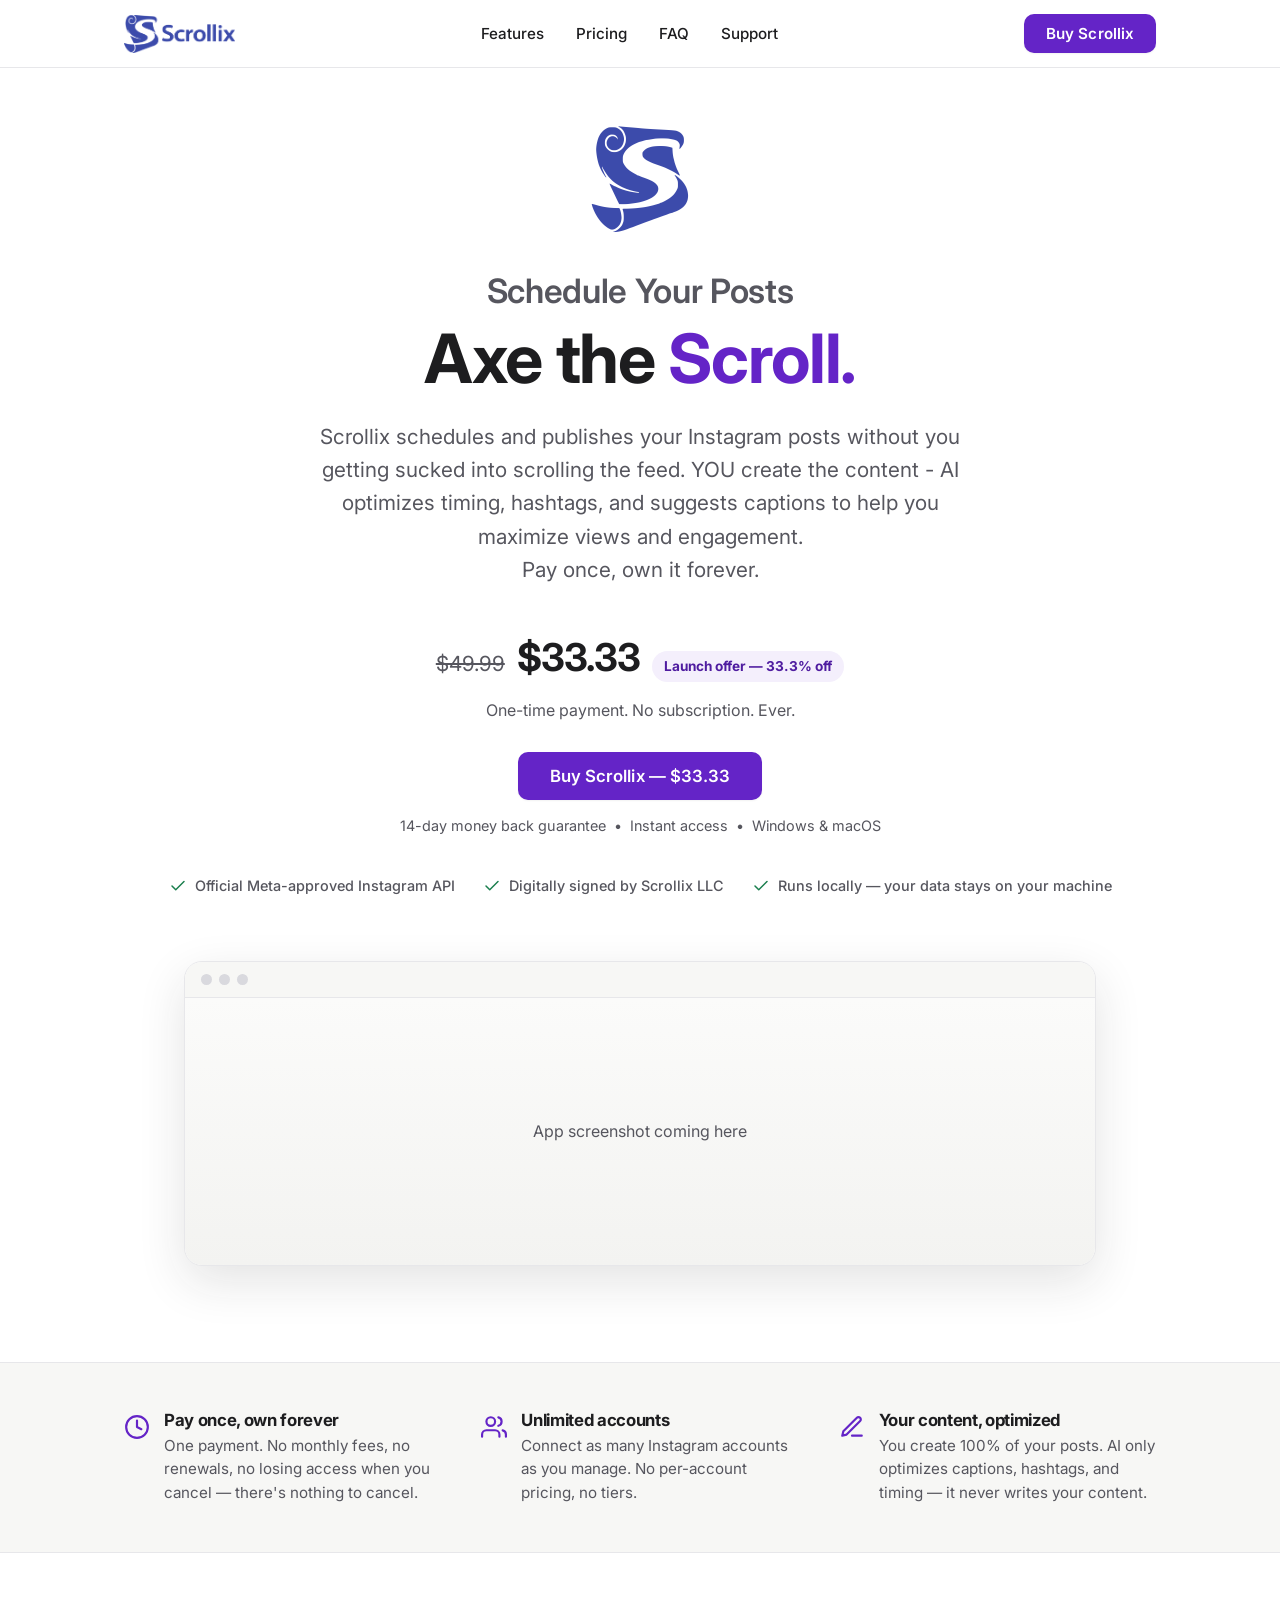
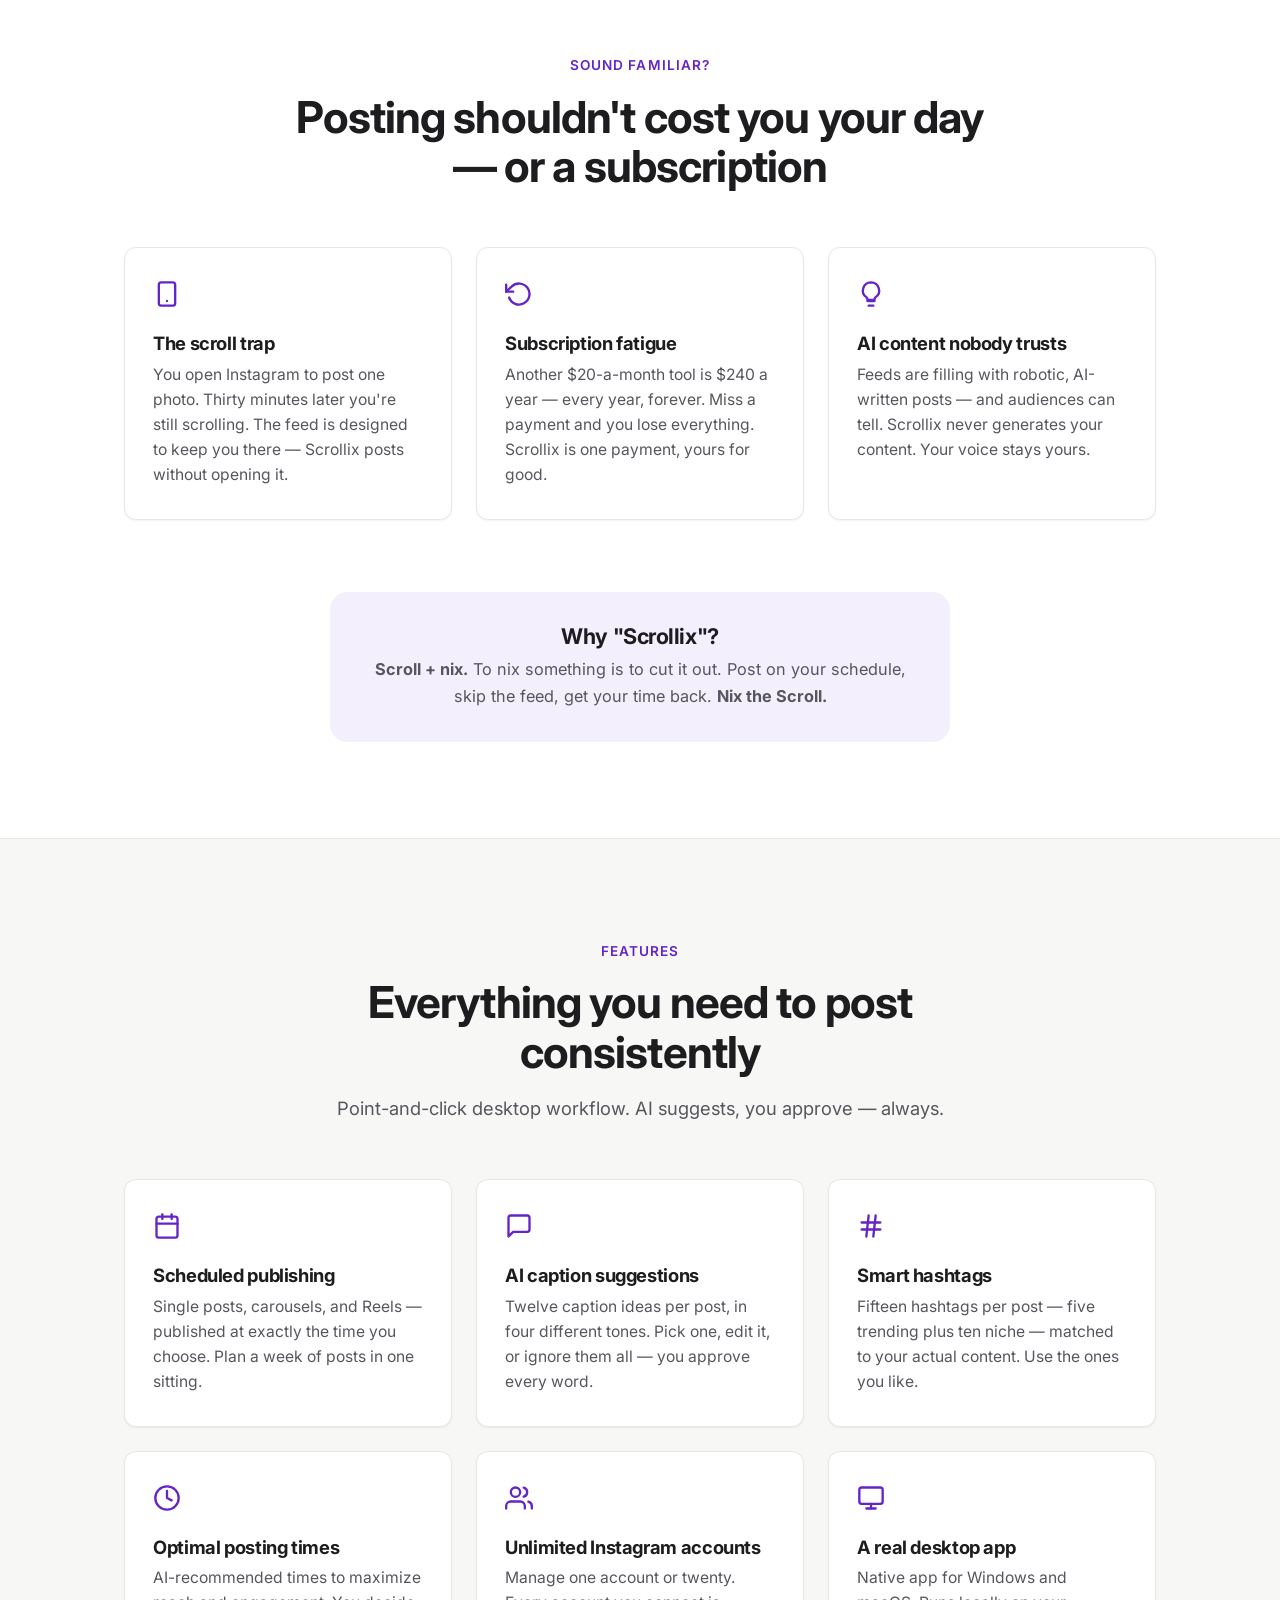
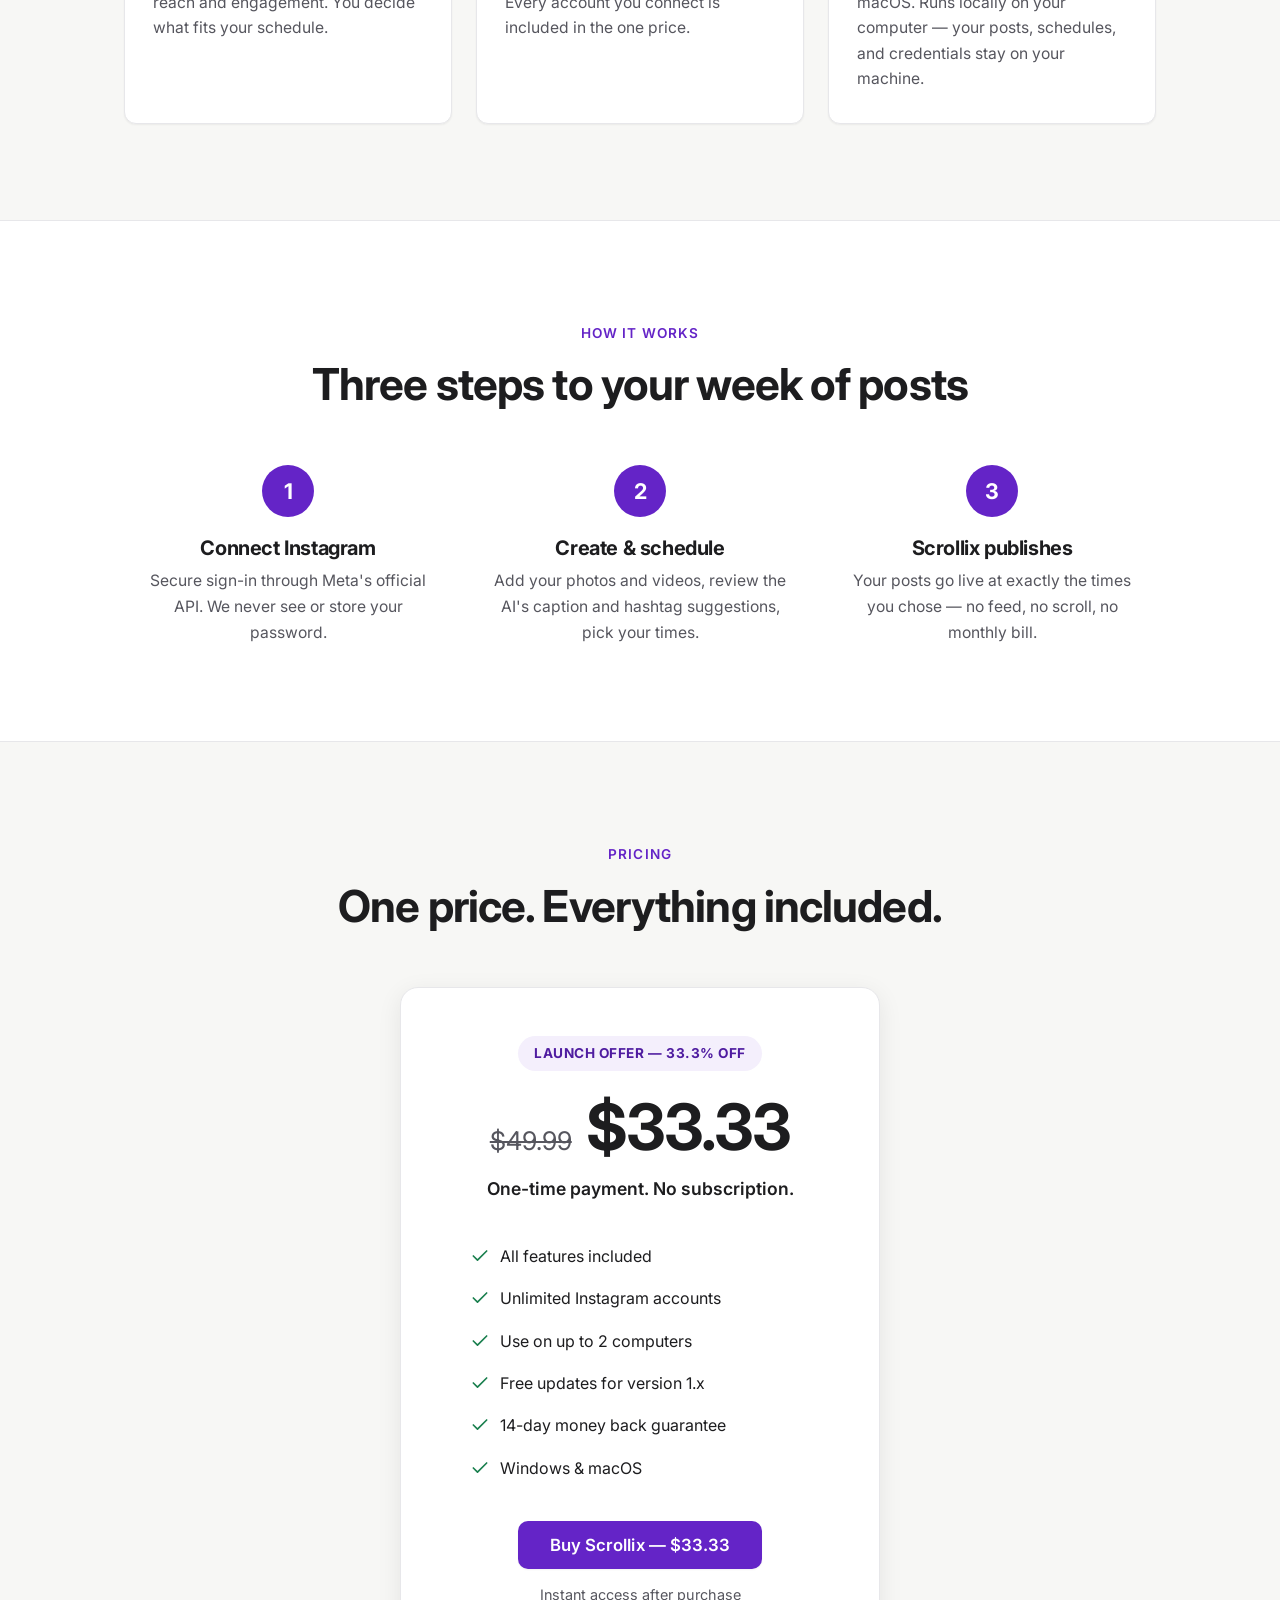
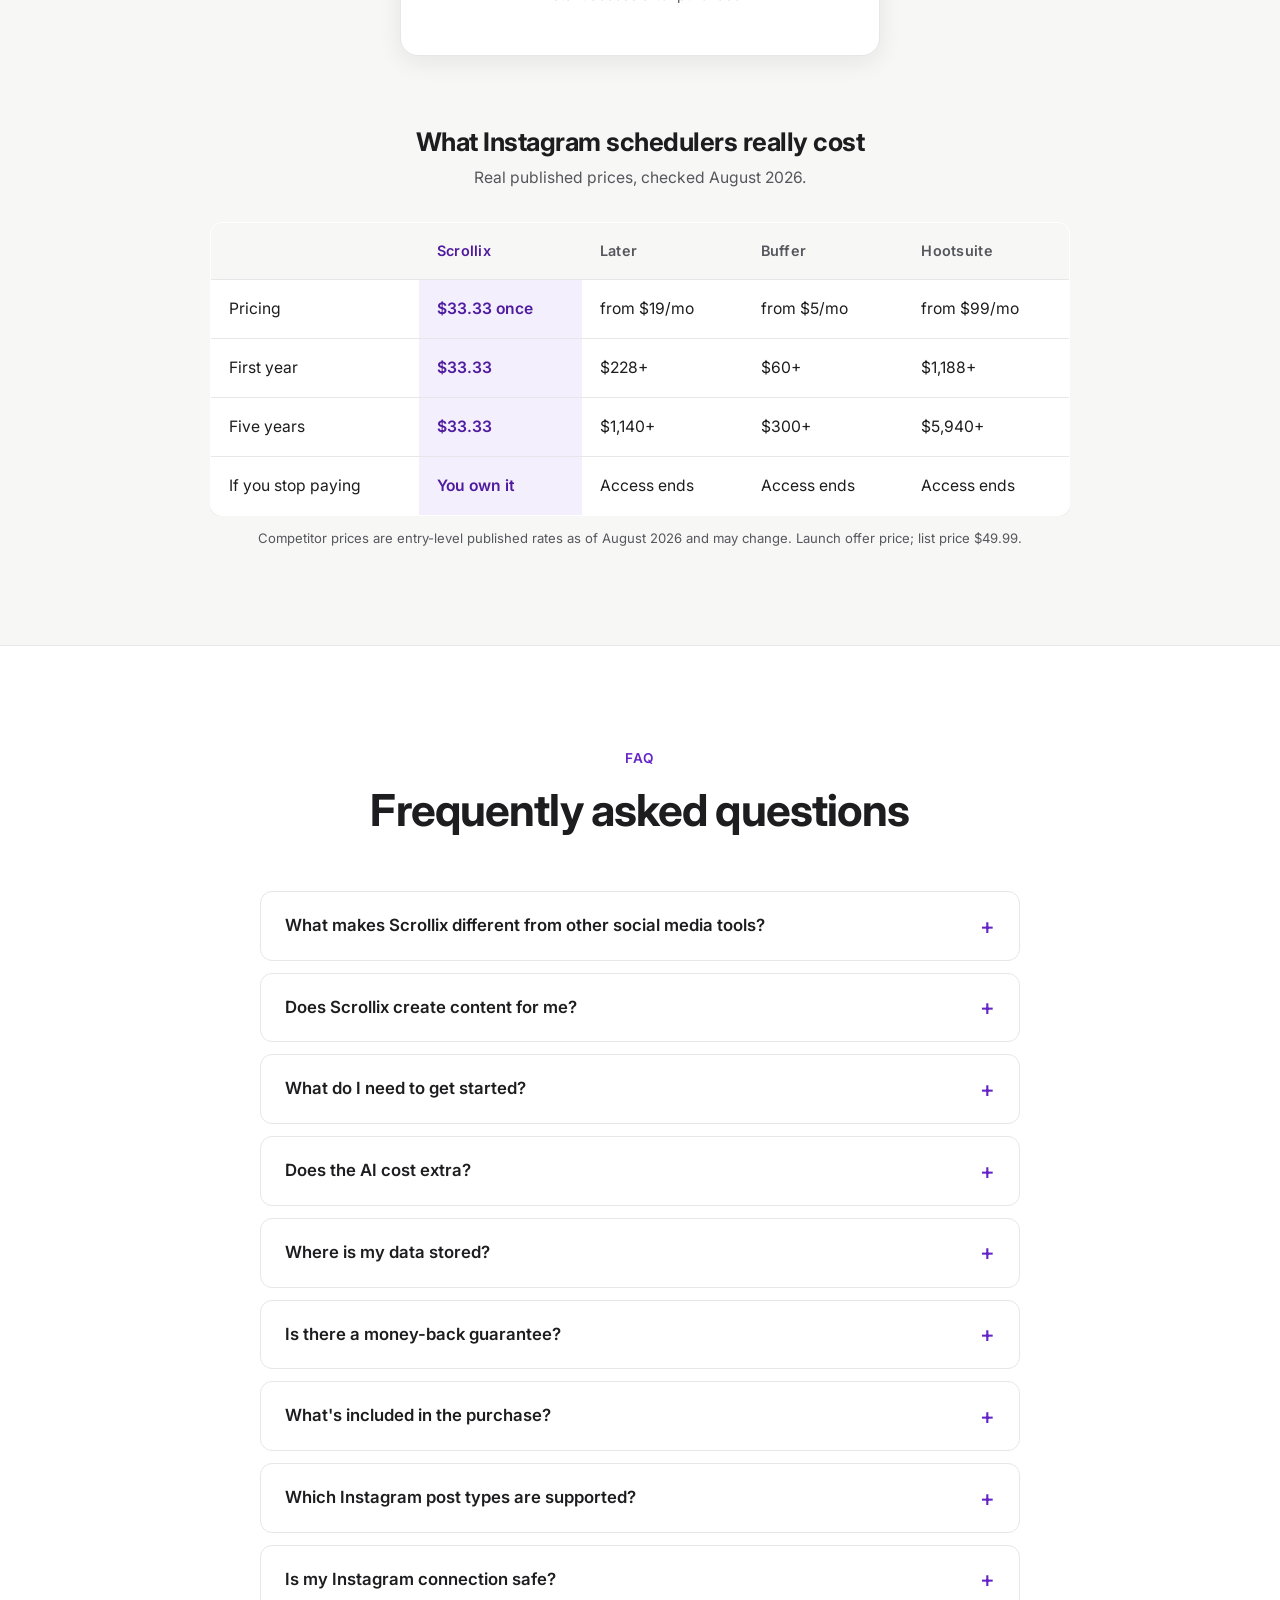
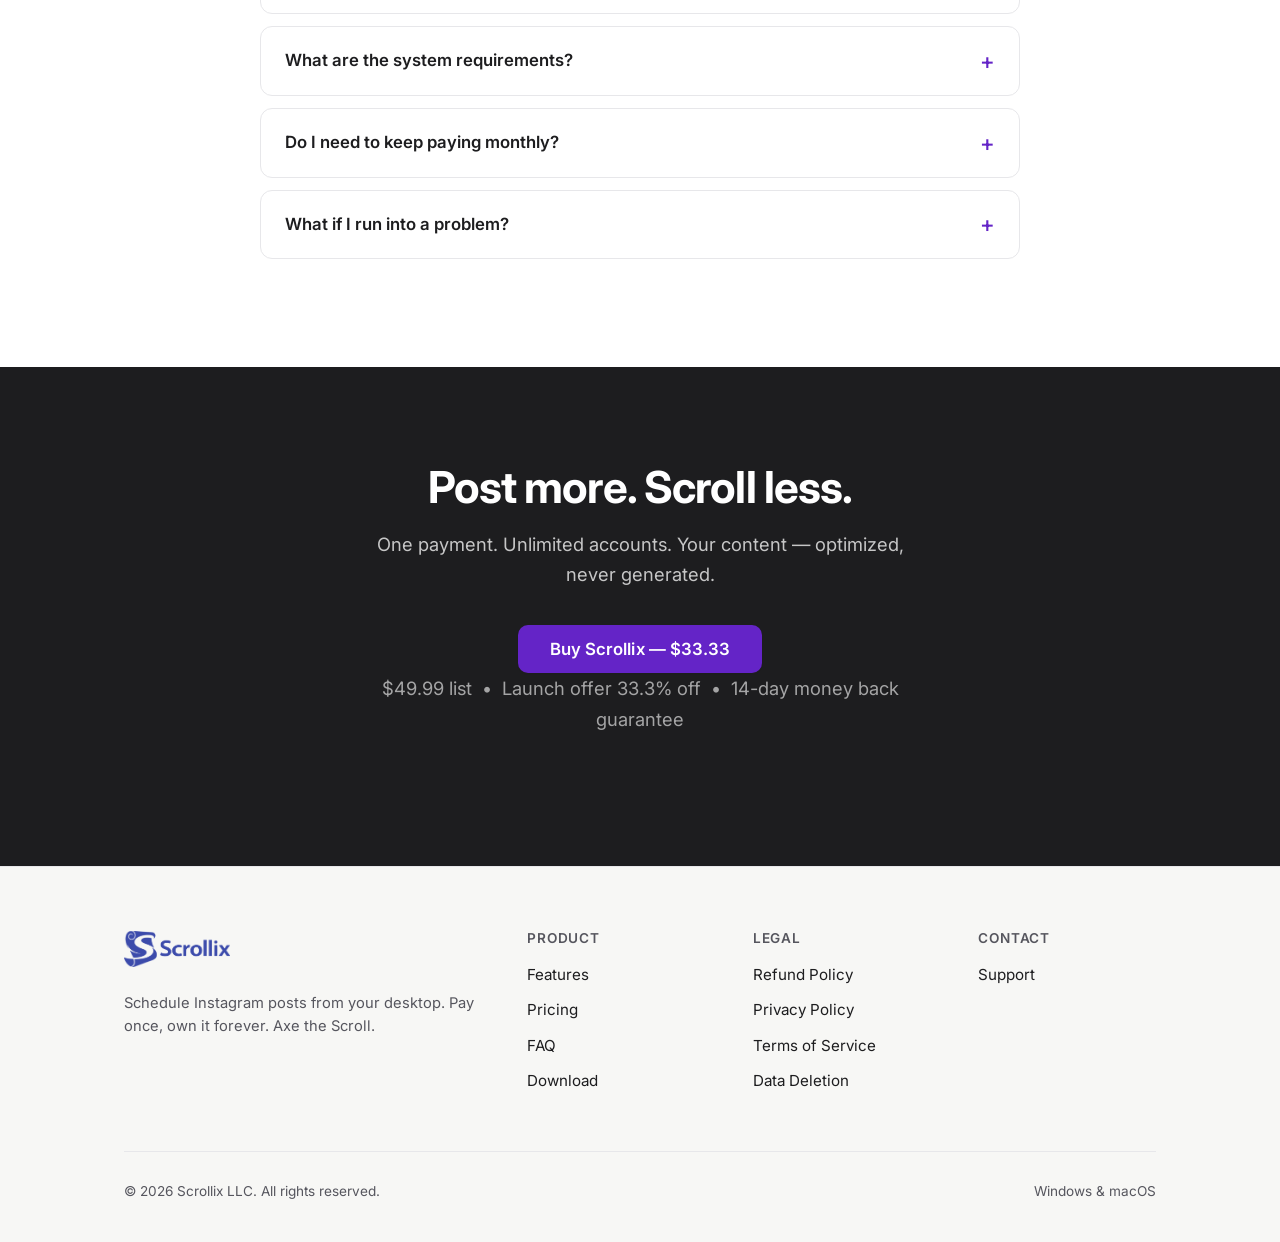
<file: index.html>
<!DOCTYPE html>
<html lang="en">
<head>
    <meta charset="UTF-8">
    <meta name="viewport" content="width=device-width, initial-scale=1.0">

    <!-- Meta (Facebook) domain verification - Scrollix LLC business portfolio -->
    <meta name="facebook-domain-verification" content="7tjs8yyzyrixu0jnr6jkttcudvkfzd" />

    <!-- SEO -->
    <title>Scrollix — Schedule Instagram Posts from Your Desktop. Pay Once.</title>
    <meta name="description" content="Axe the scroll. Scrollix schedules and publishes your Instagram posts from your Windows or Mac desktop. You create the content — AI optimizes captions, hashtags, and timing. One-time purchase, no subscription.">

    <!-- Open Graph -->
    <meta property="og:title" content="Scrollix — Axe the Scroll">
    <meta property="og:description" content="Schedule Instagram posts from your desktop. Your content, AI-optimized. Pay once, own it forever.">
    <meta property="og:image" content="https://scrollix.app/Scrollix_ICON_1024.jpg">
    <meta property="og:url" content="https://scrollix.app">
    <meta property="og:type" content="website">

    <!-- Favicon -->
    <link rel="icon" href="assets/images/Scrollix_LOGO_Transparent.png">

    <!-- Fonts -->
    <link rel="preconnect" href="https://fonts.googleapis.com">
    <link rel="preconnect" href="https://fonts.gstatic.com" crossorigin>
    <link href="https://fonts.googleapis.com/css2?family=Inter:wght@400;500;600;700&display=swap" rel="stylesheet">

    <!-- Styles -->
    <link rel="stylesheet" href="assets/css/redesign.css">
</head>
<body>
    <!-- Navigation -->
    <nav class="navbar">
        <div class="nav-container">
            <a href="index.html" class="nav-logo">
                <img src="assets/images/Scrollix_LOGO_Transparent.png" alt="Scrollix">
            </a>
            <div class="nav-links">
                <a href="#features">Features</a>
                <a href="#pricing">Pricing</a>
                <a href="#faq">FAQ</a>
                <a href="support.html">Support</a>
            </div>
            <button class="cta-button nav-cta">Buy Scrollix</button>
        </div>
    </nav>

    <!-- Hero -->
    <section class="hero">
        <div class="container">
            <img class="hero-icon" src="assets/images/Scrollix_ICON.png" alt="Scrollix icon" width="128" height="128">
            <h1><span class="hero-pre">Schedule Your Posts</span>Axe the <span class="accent">Scroll.</span></h1>
            <p class="hero-subheadline">
                Scrollix schedules and publishes your Instagram posts without you getting sucked into scrolling the feed.
                YOU create the content - AI optimizes timing, hashtags, and suggests captions to help you maximize views and engagement.<br>
                Pay once, own it forever.
            </p>

            <div class="hero-price-row">
                <span class="price-was">$49.99</span>
                <span class="price-now">$33.33</span>
                <span class="price-off">Launch offer — 33.3% off</span>
            </div>
            <p class="hero-price-note">One-time payment. No subscription. Ever.</p>

            <button class="cta-button hero-button">Buy Scrollix — $33.33</button>
            <p class="cta-subtext">14-day money back guarantee &nbsp;•&nbsp; Instant access &nbsp;•&nbsp; Windows &amp; macOS</p>
            <p class="mobile-note">Scrollix is a desktop app — buy now, then install on your Windows or Mac computer.</p>

            <div class="hero-trust">
                <span class="trust-item">
                    <svg viewBox="0 0 24 24" fill="none" stroke="currentColor" stroke-width="2" stroke-linecap="round" stroke-linejoin="round"><path d="M20 6L9 17l-5-5"/></svg>
                    Official Meta-approved Instagram API
                </span>
                <span class="trust-item">
                    <svg viewBox="0 0 24 24" fill="none" stroke="currentColor" stroke-width="2" stroke-linecap="round" stroke-linejoin="round"><path d="M20 6L9 17l-5-5"/></svg>
                    Digitally signed by Scrollix LLC
                </span>
                <span class="trust-item">
                    <svg viewBox="0 0 24 24" fill="none" stroke="currentColor" stroke-width="2" stroke-linecap="round" stroke-linejoin="round"><path d="M20 6L9 17l-5-5"/></svg>
                    Runs locally — your data stays on your machine
                </span>
            </div>
        </div>

        <div class="hero-shot">
            <div class="window-frame">
                <div class="window-bar">
                    <span class="window-dot"></span><span class="window-dot"></span><span class="window-dot"></span>
                </div>
                <!-- HERO SCREENSHOT: replace this placeholder div with
                     <img src="assets/images/hero-screenshot.png" alt="Scrollix desktop app — scheduling an Instagram post"> -->
                <div class="window-body shot-placeholder">App screenshot coming here</div>
            </div>
        </div>
        <div class="hero-bottom"></div>
    </section>

    <!-- The three closers -->
    <section class="closers">
        <div class="container">
            <div class="closers-grid">
                <div class="closer-item">
                    <svg viewBox="0 0 24 24" fill="none" stroke="currentColor" stroke-width="2" stroke-linecap="round" stroke-linejoin="round"><circle cx="12" cy="12" r="10"/><path d="M12 6v6l4 2"/></svg>
                    <div>
                        <h3>Pay once, own forever</h3>
                        <p>One payment. No monthly fees, no renewals, no losing access when you cancel — there's nothing to cancel.</p>
                    </div>
                </div>
                <div class="closer-item">
                    <svg viewBox="0 0 24 24" fill="none" stroke="currentColor" stroke-width="2" stroke-linecap="round" stroke-linejoin="round"><path d="M17 21v-2a4 4 0 00-4-4H5a4 4 0 00-4 4v2"/><circle cx="9" cy="7" r="4"/><path d="M23 21v-2a4 4 0 00-3-3.87"/><path d="M16 3.13a4 4 0 010 7.75"/></svg>
                    <div>
                        <h3>Unlimited accounts</h3>
                        <p>Connect as many Instagram accounts as you manage. No per-account pricing, no tiers.</p>
                    </div>
                </div>
                <div class="closer-item">
                    <svg viewBox="0 0 24 24" fill="none" stroke="currentColor" stroke-width="2" stroke-linecap="round" stroke-linejoin="round"><path d="M12 20h9"/><path d="M16.5 3.5a2.121 2.121 0 013 3L7 19l-4 1 1-4L16.5 3.5z"/></svg>
                    <div>
                        <h3>Your content, optimized</h3>
                        <p>You create 100% of your posts. AI only optimizes captions, hashtags, and timing — it never writes your content.</p>
                    </div>
                </div>
            </div>
        </div>
    </section>

    <!-- Problem section -->
    <section class="section">
        <div class="container">
            <div class="section-heading">
                <span class="kicker">Sound familiar?</span>
                <h2>Posting shouldn't cost you your day — or a subscription</h2>
            </div>
            <div class="problem-grid">
                <div class="card">
                    <svg viewBox="0 0 24 24" fill="none" stroke="currentColor" stroke-width="2" stroke-linecap="round" stroke-linejoin="round"><rect x="5" y="2" width="14" height="20" rx="2"/><path d="M12 18h.01"/></svg>
                    <h3>The scroll trap</h3>
                    <p>You open Instagram to post one photo. Thirty minutes later you're still scrolling. The feed is designed to keep you there — Scrollix posts without opening it.</p>
                </div>
                <div class="card">
                    <svg viewBox="0 0 24 24" fill="none" stroke="currentColor" stroke-width="2" stroke-linecap="round" stroke-linejoin="round"><path d="M1 4v6h6"/><path d="M3.51 15a9 9 0 102.13-9.36L1 10"/></svg>
                    <h3>Subscription fatigue</h3>
                    <p>Another $20-a-month tool is $240 a year — every year, forever. Miss a payment and you lose everything. Scrollix is one payment, yours for good.</p>
                </div>
                <div class="card">
                    <svg viewBox="0 0 24 24" fill="none" stroke="currentColor" stroke-width="2" stroke-linecap="round" stroke-linejoin="round"><path d="M9 18h6"/><path d="M10 22h4"/><path d="M12 2a7 7 0 00-4 12.7c.6.5 1 1.4 1 2.3h6c0-.9.4-1.8 1-2.3A7 7 0 0012 2z"/></svg>
                    <h3>AI content nobody trusts</h3>
                    <p>Feeds are filling with robotic, AI-written posts — and audiences can tell. Scrollix never generates your content. Your voice stays yours.</p>
                </div>
            </div>

            <div class="brand-note">
                <h3>Why "Scrollix"?</h3>
                <p><strong>Scroll + nix.</strong> To nix something is to cut it out. Post on your schedule, skip the feed, get your time back. <strong>Nix the Scroll.</strong></p>
            </div>
        </div>
    </section>

    <!-- Features -->
    <section id="features" class="section section-alt">
        <div class="container">
            <div class="section-heading">
                <span class="kicker">Features</span>
                <h2>Everything you need to post consistently</h2>
                <p>Point-and-click desktop workflow. AI suggests, you approve — always.</p>
            </div>
            <div class="features-grid">
                <div class="card">
                    <svg viewBox="0 0 24 24" fill="none" stroke="currentColor" stroke-width="2" stroke-linecap="round" stroke-linejoin="round"><rect x="3" y="4" width="18" height="18" rx="2"/><path d="M16 2v4"/><path d="M8 2v4"/><path d="M3 10h18"/></svg>
                    <h3>Scheduled publishing</h3>
                    <p>Single posts, carousels, and Reels — published at exactly the time you choose. Plan a week of posts in one sitting.</p>
                </div>
                <div class="card">
                    <svg viewBox="0 0 24 24" fill="none" stroke="currentColor" stroke-width="2" stroke-linecap="round" stroke-linejoin="round"><path d="M21 15a2 2 0 01-2 2H7l-4 4V5a2 2 0 012-2h14a2 2 0 012 2z"/></svg>
                    <h3>AI caption suggestions</h3>
                    <p>Twelve caption ideas per post, in four different tones. Pick one, edit it, or ignore them all — you approve every word.</p>
                </div>
                <div class="card">
                    <svg viewBox="0 0 24 24" fill="none" stroke="currentColor" stroke-width="2" stroke-linecap="round" stroke-linejoin="round"><path d="M4 9h16"/><path d="M4 15h16"/><path d="M10 3L8 21"/><path d="M16 3l-2 18"/></svg>
                    <h3>Smart hashtags</h3>
                    <p>Fifteen hashtags per post — five trending plus ten niche — matched to your actual content. Use the ones you like.</p>
                </div>
                <div class="card">
                    <svg viewBox="0 0 24 24" fill="none" stroke="currentColor" stroke-width="2" stroke-linecap="round" stroke-linejoin="round"><circle cx="12" cy="12" r="10"/><path d="M12 6v6l4 2"/></svg>
                    <h3>Optimal posting times</h3>
                    <p>AI-recommended times to maximize reach and engagement. You decide what fits your schedule.</p>
                </div>
                <div class="card">
                    <svg viewBox="0 0 24 24" fill="none" stroke="currentColor" stroke-width="2" stroke-linecap="round" stroke-linejoin="round"><path d="M17 21v-2a4 4 0 00-4-4H5a4 4 0 00-4 4v2"/><circle cx="9" cy="7" r="4"/><path d="M23 21v-2a4 4 0 00-3-3.87"/><path d="M16 3.13a4 4 0 010 7.75"/></svg>
                    <h3>Unlimited Instagram accounts</h3>
                    <p>Manage one account or twenty. Every account you connect is included in the one price.</p>
                </div>
                <div class="card">
                    <svg viewBox="0 0 24 24" fill="none" stroke="currentColor" stroke-width="2" stroke-linecap="round" stroke-linejoin="round"><rect x="2" y="3" width="20" height="14" rx="2"/><path d="M8 21h8"/><path d="M12 17v4"/></svg>
                    <h3>A real desktop app</h3>
                    <p>Native app for Windows and macOS. Runs locally on your computer — your posts, schedules, and credentials stay on your machine.</p>
                </div>
            </div>
        </div>
    </section>

    <!-- How it works -->
    <section class="section">
        <div class="container">
            <div class="section-heading">
                <span class="kicker">How it works</span>
                <h2>Three steps to your week of posts</h2>
            </div>
            <div class="steps-grid">
                <div class="step-item">
                    <div class="step-number">1</div>
                    <h3>Connect Instagram</h3>
                    <p>Secure sign-in through Meta's official API. We never see or store your password.</p>
                </div>
                <div class="step-item">
                    <div class="step-number">2</div>
                    <h3>Create &amp; schedule</h3>
                    <p>Add your photos and videos, review the AI's caption and hashtag suggestions, pick your times.</p>
                </div>
                <div class="step-item">
                    <div class="step-number">3</div>
                    <h3>Scrollix publishes</h3>
                    <p>Your posts go live at exactly the times you chose — no feed, no scroll, no monthly bill.</p>
                </div>
            </div>
        </div>
    </section>

    <!-- Pricing -->
    <section id="pricing" class="section section-alt">
        <div class="container">
            <div class="section-heading">
                <span class="kicker">Pricing</span>
                <h2>One price. Everything included.</h2>
            </div>

            <div class="pricing-card">
                <span class="pricing-badge">Launch offer — 33.3% off</span>
                <div class="pricing-price-row">
                    <span class="pricing-was">$49.99</span>
                    <span class="pricing-now">$33.33</span>
                </div>
                <p class="pricing-model">One-time payment. No subscription.</p>
                <ul class="price-features">
                    <li><svg viewBox="0 0 24 24" fill="none" stroke="currentColor" stroke-width="2" stroke-linecap="round" stroke-linejoin="round"><path d="M20 6L9 17l-5-5"/></svg>All features included</li>
                    <li><svg viewBox="0 0 24 24" fill="none" stroke="currentColor" stroke-width="2" stroke-linecap="round" stroke-linejoin="round"><path d="M20 6L9 17l-5-5"/></svg>Unlimited Instagram accounts</li>
                    <li><svg viewBox="0 0 24 24" fill="none" stroke="currentColor" stroke-width="2" stroke-linecap="round" stroke-linejoin="round"><path d="M20 6L9 17l-5-5"/></svg>Use on up to 2 computers</li>
                    <li><svg viewBox="0 0 24 24" fill="none" stroke="currentColor" stroke-width="2" stroke-linecap="round" stroke-linejoin="round"><path d="M20 6L9 17l-5-5"/></svg>Free updates for version 1.x</li>
                    <li><svg viewBox="0 0 24 24" fill="none" stroke="currentColor" stroke-width="2" stroke-linecap="round" stroke-linejoin="round"><path d="M20 6L9 17l-5-5"/></svg>14-day money back guarantee</li>
                    <li><svg viewBox="0 0 24 24" fill="none" stroke="currentColor" stroke-width="2" stroke-linecap="round" stroke-linejoin="round"><path d="M20 6L9 17l-5-5"/></svg>Windows &amp; macOS</li>
                </ul>
                <button class="cta-button pricing-button">Buy Scrollix — $33.33</button>
                <p class="cta-subtext">Instant access after purchase</p>
            </div>

            <div class="comparison">
                <h3>What Instagram schedulers really cost</h3>
                <p class="comparison-sub">Real published prices, checked August 2026.</p>
                <div class="comparison-scroll">
                    <table>
                        <thead>
                            <tr>
                                <th></th>
                                <th class="col-scrollix">Scrollix</th>
                                <th>Later</th>
                                <th>Buffer</th>
                                <th>Hootsuite</th>
                            </tr>
                        </thead>
                        <tbody>
                            <tr>
                                <td>Pricing</td>
                                <td class="col-scrollix">$33.33 once</td>
                                <td>from $19/mo</td>
                                <td>from $5/mo</td>
                                <td>from $99/mo</td>
                            </tr>
                            <tr>
                                <td>First year</td>
                                <td class="col-scrollix">$33.33</td>
                                <td>$228+</td>
                                <td>$60+</td>
                                <td>$1,188+</td>
                            </tr>
                            <tr>
                                <td>Five years</td>
                                <td class="col-scrollix">$33.33</td>
                                <td>$1,140+</td>
                                <td>$300+</td>
                                <td>$5,940+</td>
                            </tr>
                            <tr>
                                <td>If you stop paying</td>
                                <td class="col-scrollix">You own it</td>
                                <td>Access ends</td>
                                <td>Access ends</td>
                                <td>Access ends</td>
                            </tr>
                        </tbody>
                    </table>
                </div>
                <p class="comparison-note">Competitor prices are entry-level published rates as of August 2026 and may change. Launch offer price; list price $49.99.</p>
            </div>
        </div>
    </section>

    <!-- FAQ -->
    <section id="faq" class="section">
        <div class="container">
            <div class="section-heading">
                <span class="kicker">FAQ</span>
                <h2>Frequently asked questions</h2>
            </div>
            <div class="faq-list">
                <details class="faq-item">
                    <summary>What makes Scrollix different from other social media tools?</summary>
                    <p>Three things. It's a one-time purchase, not a subscription — pay once, own it forever. It runs locally on your computer, so your data stays with you. And the AI only <em>optimizes</em> — captions, hashtags, timing. You create 100% of your content.</p>
                </details>
                <details class="faq-item">
                    <summary>Does Scrollix create content for me?</summary>
                    <p>No — and that's deliberate. You create all of your photos, videos, and posts. Scrollix suggests captions (12 ideas in 4 tones), hashtags (15 per post), and posting times, and you review and approve everything before it's scheduled.</p>
                </details>
                <details class="faq-item">
                    <summary>What do I need to get started?</summary>
                    <p>Three things, and the built-in setup wizard walks you through each one:</p>
                    <ul>
                        <li>An <strong>Instagram professional account</strong> (free to switch in Instagram's settings)</li>
                        <li>Your own <strong>Google Gemini API key</strong> (free tier available) — this powers the AI suggestions</li>
                        <li>Your own <strong>Google Cloud Storage bucket</strong> (free tier available, with more than 4,000 file uploads a month) — media is staged there during publishing</li>
                    </ul>
                    <p>Bringing your own key and bucket is what keeps Scrollix subscription-free and keeps your data under your control — nothing routes through our servers, because we don't have any.</p>
                </details>
                <details class="faq-item">
                    <summary>Does the AI cost extra?</summary>
                    <p>Not on Google's free tier: Scrollix's AI costs $0 whether you post 10, 20 or even 50 times a day. Google's paid tier is also very cheap: typically under $1 a month at 10 posts a day, under $2 at 20 and under $4 at 50. Prices and limits are as of the current Scrollix release; Google may change them.</p>
                </details>
                <details class="faq-item">
                    <summary>Where is my data stored?</summary>
                    <p>On your machine. Your posts, schedules, and account data live in a local database on your computer. Media files are staged in your own Google Cloud Storage bucket during publishing. Scrollix LLC operates no servers and holds no copy of your data.</p>
                </details>
                <details class="faq-item">
                    <summary>Is there a money-back guarantee?</summary>
                    <p>Yes — a 14-day Money Back Guarantee: if within 14 days you experience an issue that makes Scrollix unusable and we're unable to resolve it, <a href="support.html">contact our support team</a> for a 100% refund. It doesn't cover change of mind or features Scrollix doesn't claim to offer — see the full <a href="refund-policy.html">Refund Policy</a>.</p>
                </details>
                <details class="faq-item">
                    <summary>What's included in the purchase?</summary>
                    <p>All features, unlimited Instagram accounts, activation on up to 2 computers, and free updates for version 1.x. There is nothing else to buy inside the app.</p>
                </details>
                <details class="faq-item">
                    <summary>Which Instagram post types are supported?</summary>
                    <p>Single-image posts, carousels, and Reels.</p>
                </details>
                <details class="faq-item">
                    <summary>Is my Instagram connection safe?</summary>
                    <p>Yes. Scrollix connects through Meta's official, approved Instagram API using secure OAuth sign-in — we never see or store your Instagram password, and your access tokens are encrypted on your machine.</p>
                </details>
                <details class="faq-item">
                    <summary>What are the system requirements?</summary>
                    <p>Windows 10 or later, or macOS 11 (Big Sur) or later, with 500MB of disk space.</p>
                </details>
                <details class="faq-item">
                    <summary>Do I need to keep paying monthly?</summary>
                    <p>No. One-time purchase means you own Scrollix. No monthly fees, no recurring charges, nothing to cancel.</p>
                </details>
                <details class="faq-item">
                    <summary>What if I run into a problem?</summary>
                    <p><a href="support.html">Contact support</a> — resolving issues is what we're here for. If a problem makes Scrollix unusable and we can't fix it within your first 14 days, the Money Back Guarantee applies and you get a 100% refund. Scrollix also carries a 2-year warranty against software defects. And before you buy: the Features and FAQ on this page describe exactly what Scrollix does, so you know precisely what you're getting.</p>
                </details>
            </div>
        </div>
    </section>

    <!-- Final CTA -->
    <section class="final-cta">
        <div class="container">
            <h2>Post more. Scroll less.</h2>
            <p>One payment. Unlimited accounts. Your content — optimized, never generated.</p>
            <button class="cta-button final-button">Buy Scrollix — $33.33</button>
            <p class="cta-subtext">$49.99 list &nbsp;•&nbsp; Launch offer 33.3% off &nbsp;•&nbsp; 14-day money back guarantee</p>
        </div>
    </section>

    <!-- Footer -->
    <footer class="footer">
        <div class="container">
            <div class="footer-content">
                <div class="footer-logo">
                    <img src="assets/images/Scrollix_LOGO_Transparent.png" alt="Scrollix">
                    <p>Schedule Instagram posts from your desktop. Pay once, own it forever. Axe the Scroll.</p>
                </div>
                <div class="footer-column">
                    <h4>Product</h4>
                    <a href="#features">Features</a>
                    <a href="#pricing">Pricing</a>
                    <a href="#faq">FAQ</a>
                    <a href="download.html">Download</a>
                </div>
                <div class="footer-column">
                    <h4>Legal</h4>
                    <a href="refund-policy.html">Refund Policy</a>
                    <a href="privacy-policy.html">Privacy Policy</a>
                    <a href="terms-of-service.html">Terms of Service</a>
                    <a href="data-deletion.html">Data Deletion</a>
                </div>
                <div class="footer-column">
                    <h4>Contact</h4>
                    <a href="support.html">Support</a>
                </div>
            </div>
            <div class="footer-bottom">
                <p>© 2026 Scrollix LLC. All rights reserved.</p>
                <p>Windows &amp; macOS</p>
            </div>
        </div>
    </footer>

    <!-- Scripts -->
    <script src="assets/js/main.js"></script>
</body>
</html>
</file>
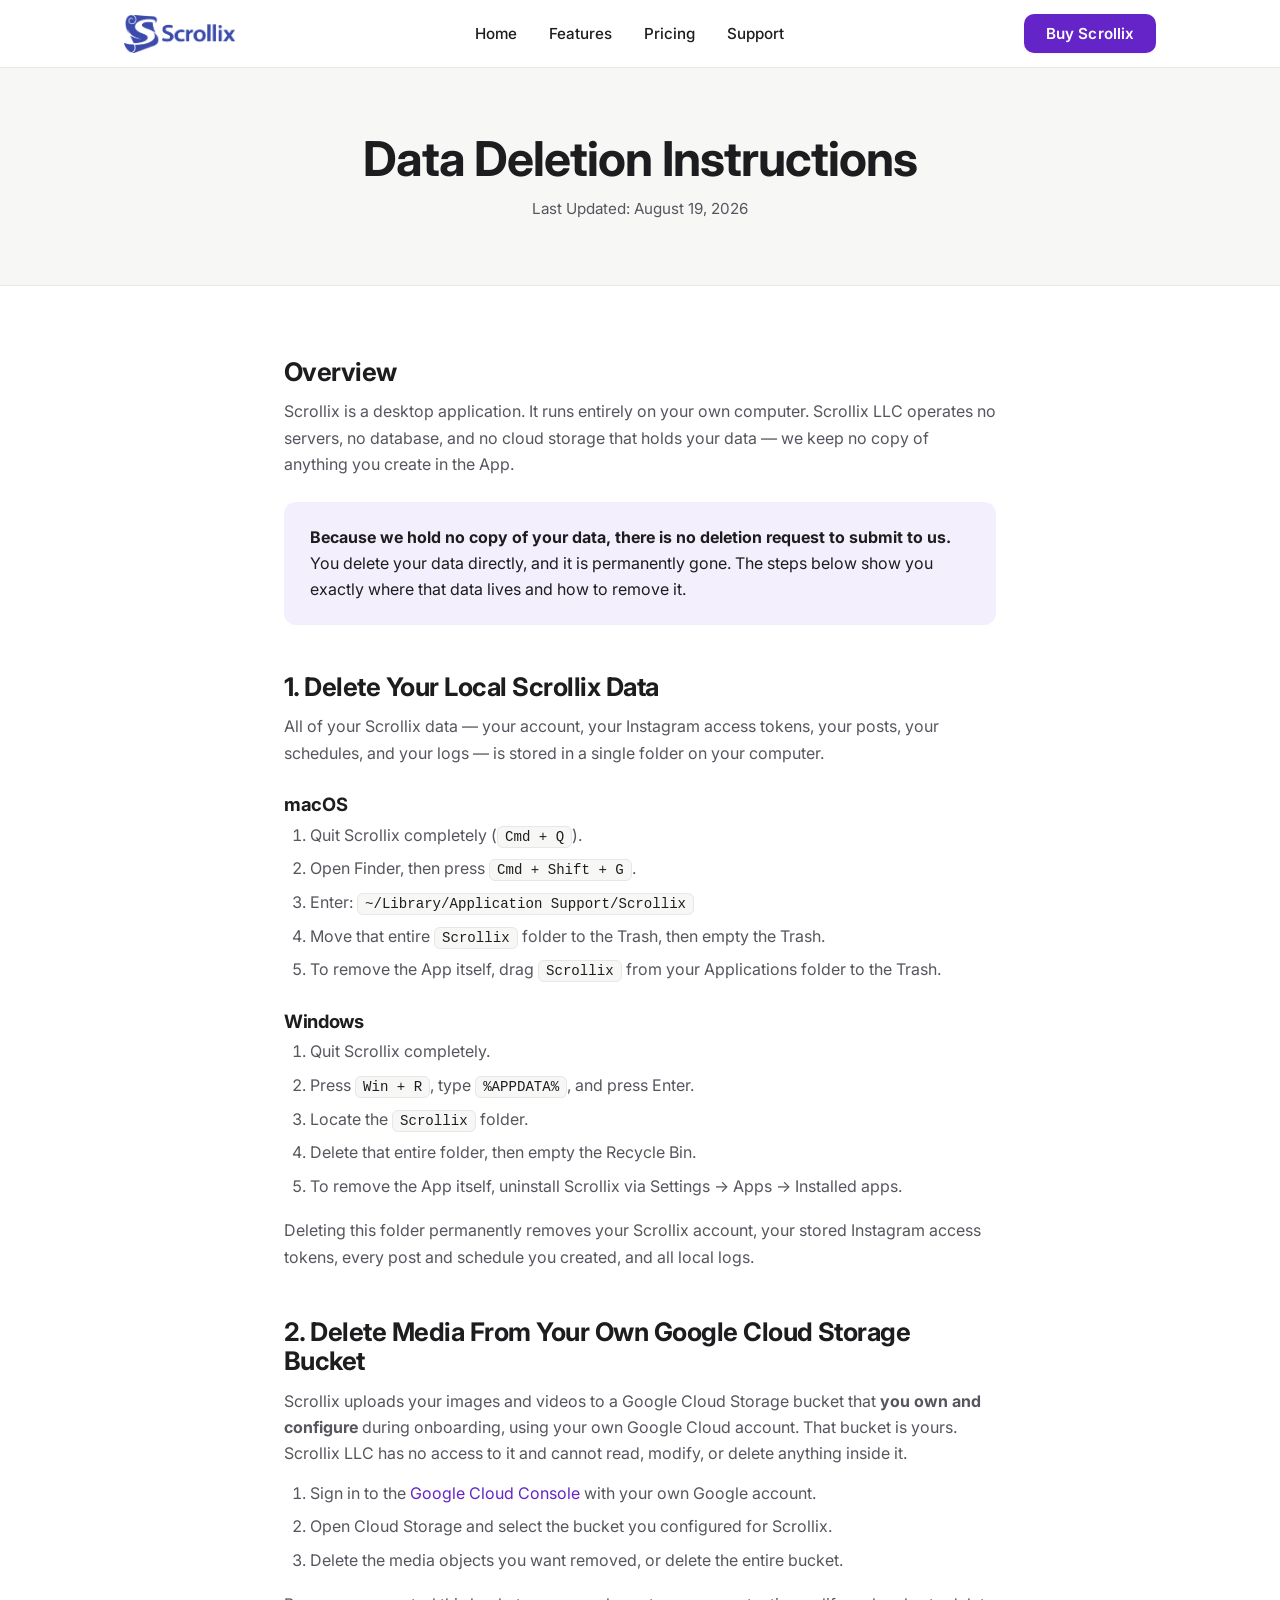
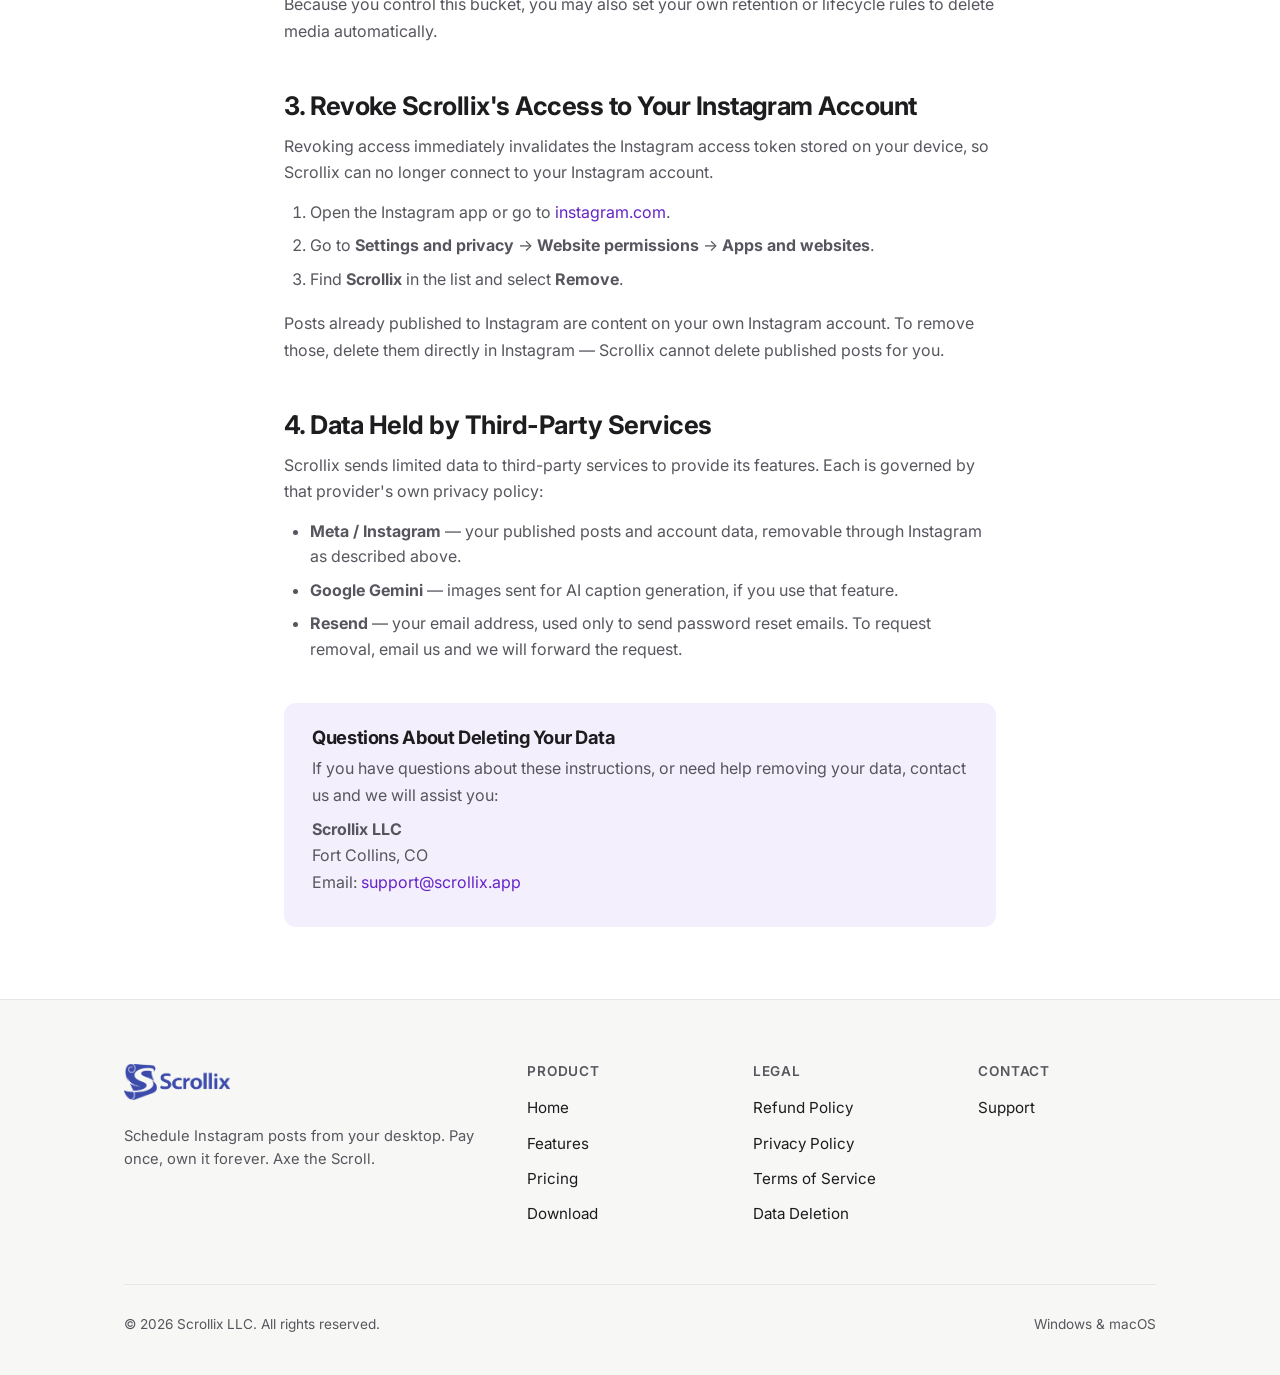
<file: data-deletion.html>
<!DOCTYPE html>
<html lang="en">
<head>
    <meta charset="UTF-8">
    <meta name="viewport" content="width=device-width, initial-scale=1.0">
    <meta name="description" content="Scrollix Data Deletion Instructions - How to delete your Scrollix data">
    <title>Data Deletion Instructions - Scrollix</title>
    <link rel="icon" href="assets/images/Scrollix_LOGO_Transparent.png">
    <link rel="preconnect" href="https://fonts.googleapis.com">
    <link rel="preconnect" href="https://fonts.gstatic.com" crossorigin>
    <link href="https://fonts.googleapis.com/css2?family=Inter:wght@400;500;600;700&display=swap" rel="stylesheet">
    <link rel="stylesheet" href="assets/css/redesign.css">
</head>
<body>
    <!-- Navigation -->
    <nav class="navbar">
        <div class="nav-container">
            <a href="index.html" class="nav-logo">
                <img src="assets/images/Scrollix_LOGO_Transparent.png" alt="Scrollix">
            </a>
            <div class="nav-links">
                <a href="index.html">Home</a>
                <a href="index.html#features">Features</a>
                <a href="index.html#pricing">Pricing</a>
                <a href="support.html">Support</a>
            </div>
            <button class="cta-button nav-cta">Buy Scrollix</button>
        </div>
    </nav>

    <!-- Policy Header -->
    <section class="page-header">
        <div class="container">
            <h1>Data Deletion Instructions</h1>
            <p>Last Updated: August 19, 2026</p>
        </div>
    </section>

    <!-- Policy Content -->
    <section class="policy-section">
        <div class="container policy-content">
            <h2>Overview</h2>
            <p>
                Scrollix is a desktop application. It runs entirely on your own computer. Scrollix LLC
                operates no servers, no database, and no cloud storage that holds your data — we keep no
                copy of anything you create in the App.
            </p>
            <div class="callout">
                <p>
                    <strong>Because we hold no copy of your data, there is no deletion request to submit
                    to us.</strong> You delete your data directly, and it is permanently gone. The steps
                    below show you exactly where that data lives and how to remove it.
                </p>
            </div>

            <h2>1. Delete Your Local Scrollix Data</h2>
            <p>
                All of your Scrollix data — your account, your Instagram access tokens, your posts, your
                schedules, and your logs — is stored in a single folder on your computer.
            </p>

            <h3>macOS</h3>
            <ol>
                <li>Quit Scrollix completely (<code>Cmd + Q</code>).</li>
                <li>Open Finder, then press <code>Cmd + Shift + G</code>.</li>
                <li>Enter: <code>~/Library/Application Support/Scrollix</code></li>
                <li>Move that entire <code>Scrollix</code> folder to the Trash, then empty the Trash.</li>
                <li>To remove the App itself, drag <code>Scrollix</code> from your Applications folder to the Trash.</li>
            </ol>

            <h3>Windows</h3>
            <ol>
                <li>Quit Scrollix completely.</li>
                <li>Press <code>Win + R</code>, type <code>%APPDATA%</code>, and press Enter.</li>
                <li>Locate the <code>Scrollix</code> folder.</li>
                <li>Delete that entire folder, then empty the Recycle Bin.</li>
                <li>To remove the App itself, uninstall Scrollix via Settings &rarr; Apps &rarr; Installed apps.</li>
            </ol>

            <p>
                Deleting this folder permanently removes your Scrollix account, your stored Instagram
                access tokens, every post and schedule you created, and all local logs.
            </p>

            <h2>2. Delete Media From Your Own Google Cloud Storage Bucket</h2>
            <p>
                Scrollix uploads your images and videos to a Google Cloud Storage bucket that
                <strong>you own and configure</strong> during onboarding, using your own Google Cloud
                account. That bucket is yours. Scrollix LLC has no access to it and cannot read, modify,
                or delete anything inside it.
            </p>
            <ol>
                <li>Sign in to the <a href="https://console.cloud.google.com/storage/browser">Google Cloud Console</a> with your own Google account.</li>
                <li>Open Cloud Storage and select the bucket you configured for Scrollix.</li>
                <li>Delete the media objects you want removed, or delete the entire bucket.</li>
            </ol>
            <p>
                Because you control this bucket, you may also set your own retention or lifecycle rules to
                delete media automatically.
            </p>

            <h2>3. Revoke Scrollix's Access to Your Instagram Account</h2>
            <p>
                Revoking access immediately invalidates the Instagram access token stored on your device,
                so Scrollix can no longer connect to your Instagram account.
            </p>
            <ol>
                <li>Open the Instagram app or go to <a href="https://www.instagram.com/">instagram.com</a>.</li>
                <li>Go to <strong>Settings and privacy</strong> &rarr; <strong>Website permissions</strong> &rarr; <strong>Apps and websites</strong>.</li>
                <li>Find <strong>Scrollix</strong> in the list and select <strong>Remove</strong>.</li>
            </ol>
            <p>
                Posts already published to Instagram are content on your own Instagram account. To remove
                those, delete them directly in Instagram — Scrollix cannot delete published posts for you.
            </p>

            <h2>4. Data Held by Third-Party Services</h2>
            <p>
                Scrollix sends limited data to third-party services to provide its features. Each is
                governed by that provider's own privacy policy:
            </p>
            <ul>
                <li><strong>Meta / Instagram</strong> — your published posts and account data, removable through Instagram as described above.</li>
                <li><strong>Google Gemini</strong> — images sent for AI caption generation, if you use that feature.</li>
                <li><strong>Resend</strong> — your email address, used only to send password reset emails. To request removal, email us and we will forward the request.</li>
            </ul>

            <div class="contact-info">
                <h3>Questions About Deleting Your Data</h3>
                <p>
                    If you have questions about these instructions, or need help removing your data, contact us
                    and we will assist you:
                </p>
                <p>
                    <strong>Scrollix LLC</strong><br>
                    Fort Collins, CO<br>
                    Email: <a href="mailto:support@scrollix.app">support@scrollix.app</a>
                </p>
            </div>
        </div>
    </section>

    <!-- Footer -->
    <footer class="footer">
        <div class="container">
            <div class="footer-content">
                <div class="footer-logo">
                    <img src="assets/images/Scrollix_LOGO_Transparent.png" alt="Scrollix">
                    <p>Schedule Instagram posts from your desktop. Pay once, own it forever. Axe the Scroll.</p>
                </div>
                <div class="footer-column">
                    <h4>Product</h4>
                    <a href="index.html">Home</a>
                    <a href="index.html#features">Features</a>
                    <a href="index.html#pricing">Pricing</a>
                    <a href="download.html">Download</a>
                </div>
                <div class="footer-column">
                    <h4>Legal</h4>
                    <a href="refund-policy.html">Refund Policy</a>
                    <a href="privacy-policy.html">Privacy Policy</a>
                    <a href="terms-of-service.html">Terms of Service</a>
                    <a href="data-deletion.html">Data Deletion</a>
                </div>
                <div class="footer-column">
                    <h4>Contact</h4>
                    <a href="support.html">Support</a>
                </div>
            </div>
            <div class="footer-bottom">
                <p>© 2026 Scrollix LLC. All rights reserved.</p>
                <p>Windows &amp; macOS</p>
            </div>
        </div>
    </footer>

    <!-- Scripts -->
    <script src="assets/js/main.js"></script>
</body>
</html>
</file>
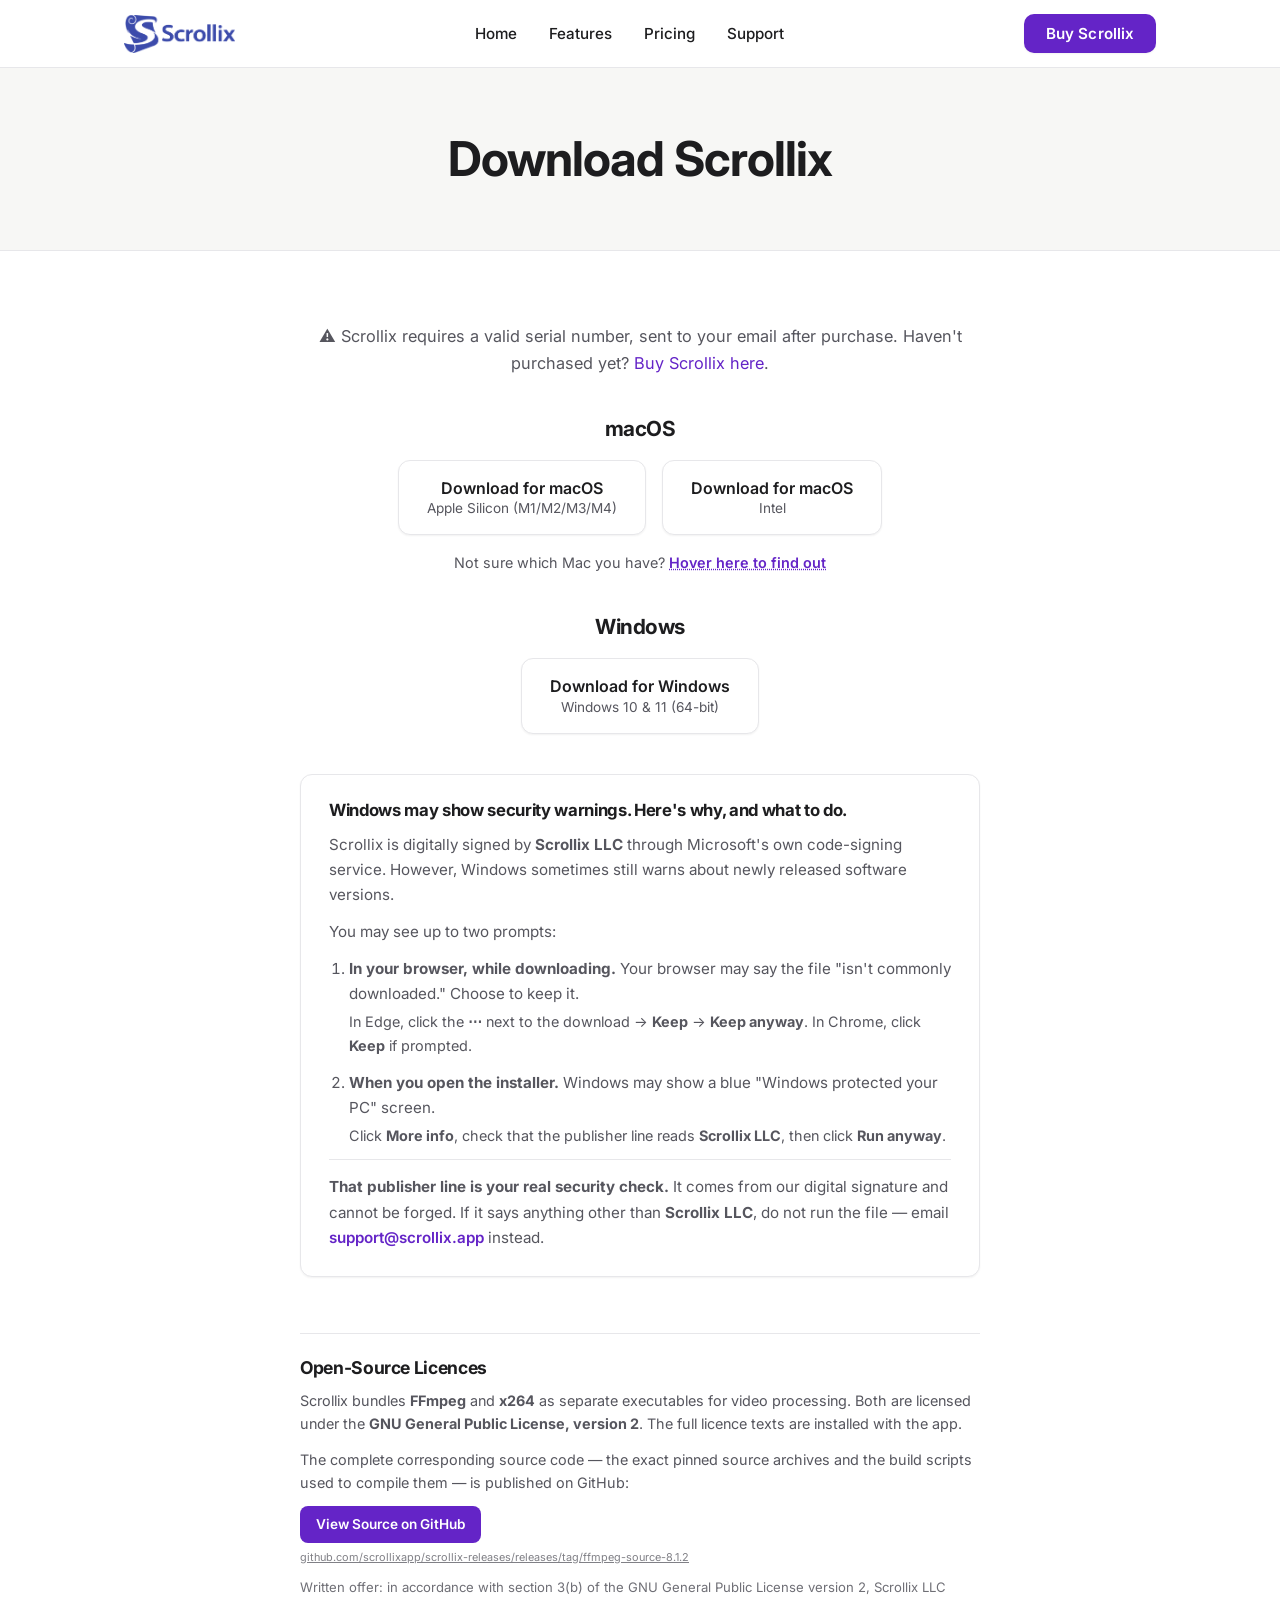
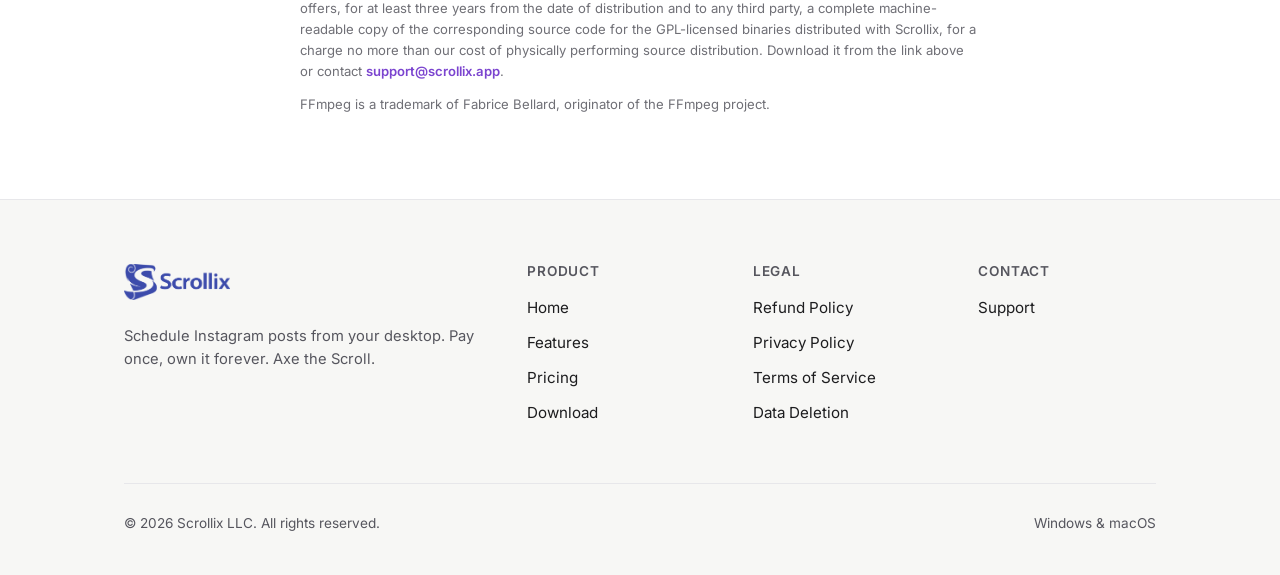
<file: download.html>
<!DOCTYPE html>
<html lang="en">
<head>
    <meta charset="UTF-8">
    <meta name="viewport" content="width=device-width, initial-scale=1.0">
    <title>Download - Scrollix</title>
    <meta name="description" content="Download Scrollix for macOS (Apple Silicon and Intel) and Windows 10 & 11 (64-bit).">
    <link rel="icon" href="assets/images/Scrollix_LOGO_Transparent.png">
    <link rel="preconnect" href="https://fonts.googleapis.com">
    <link rel="preconnect" href="https://fonts.gstatic.com" crossorigin>
    <link href="https://fonts.googleapis.com/css2?family=Inter:wght@400;500;600;700&display=swap" rel="stylesheet">
    <link rel="stylesheet" href="assets/css/redesign.css">
</head>
<body>
    <!-- Navigation -->
    <nav class="navbar">
        <div class="nav-container">
            <a href="index.html" class="nav-logo">
                <img src="assets/images/Scrollix_LOGO_Transparent.png" alt="Scrollix">
            </a>
            <div class="nav-links">
                <a href="index.html">Home</a>
                <a href="index.html#features">Features</a>
                <a href="index.html#pricing">Pricing</a>
                <a href="support.html">Support</a>
            </div>
            <button class="cta-button nav-cta">Buy Scrollix</button>
        </div>
    </nav>

    <!-- Page Header -->
    <section class="page-header">
        <div class="container">
            <h1>Download Scrollix</h1>
        </div>
    </section>

    <!-- Download Section -->
    <section class="download-section">
        <div class="container">
            <p class="download-note">⚠️ Scrollix requires a valid serial number, sent to your email after purchase. Haven't purchased yet? <a href="index.html#pricing">Buy Scrollix here</a>.</p>

            <!-- macOS group -->
            <h2 class="download-os-heading">macOS</h2>
            <div class="download-buttons">
                <a id="download-mac-arm64" class="download-button" href="https://github.com/scrollixapp/scrollix-releases/releases/latest">Download for macOS<br><span class="download-arch">Apple Silicon (M1/M2/M3/M4)</span></a>
                <a id="download-mac-x64" class="download-button" href="https://github.com/scrollixapp/scrollix-releases/releases/latest">Download for macOS<br><span class="download-arch">Intel</span></a>
            </div>
            <p class="arch-help">Not sure which Mac you have?
                <span class="arch-help-trigger" tabindex="0">Hover here to find out
                    <span class="arch-help-tooltip">Click the Apple menu () in the top-left corner of your screen and choose "About This Mac".<br><br>• "Chip: Apple M1 / M2 / M3 / M4" → download <strong>Apple Silicon</strong><br>• "Processor: … Intel …" → download <strong>Intel</strong></span>
                </span>
            </p>

            <!-- Windows group -->
            <h2 class="download-os-heading">Windows</h2>
            <div class="download-buttons">
                <a id="download-win-x64" class="download-button" href="https://github.com/scrollixapp/scrollix-releases/releases/latest">Download for Windows<br><span class="download-arch">Windows 10 &amp; 11 (64-bit)</span></a>
            </div>

            <div class="win-notice">
                <h3>Windows may show security warnings. Here's why, and what to do.</h3>
                <p>Scrollix is digitally signed by <strong>Scrollix LLC</strong> through Microsoft's own code-signing service. However, Windows sometimes still warns about newly released software versions.</p>
                <p>You may see up to two prompts:</p>
                <ol class="win-steps">
                    <li>
                        <strong>In your browser, while downloading.</strong>
                        Your browser may say the file "isn't commonly downloaded." Choose to keep it.
                        <span class="win-step-detail">In Edge, click the <strong>⋯</strong> next to the download → <strong>Keep</strong> → <strong>Keep anyway</strong>. In Chrome, click <strong>Keep</strong> if prompted.</span>
                    </li>
                    <li>
                        <strong>When you open the installer.</strong>
                        Windows may show a blue "Windows protected your PC" screen.
                        <span class="win-step-detail">Click <strong>More info</strong>, check that the publisher line reads <strong>Scrollix LLC</strong>, then click <strong>Run anyway</strong>.</span>
                    </li>
                </ol>
                <p class="win-verify"><strong>That publisher line is your real security check.</strong> It comes from our digital signature and cannot be forged. If it says anything other than <strong>Scrollix LLC</strong>, do not run the file — email <a href="mailto:support@scrollix.app">support@scrollix.app</a> instead.</p>
            </div>

            <p id="download-version" class="download-version"></p>

            <!-- GPL compliance: bundled FFmpeg/x264 source notice + section 3(b)
                 written offer. Wording matches licenses/THIRD_PARTY_NOTICES and the
                 in-app Settings > Third-Party Licences section. Covers BOTH platforms.
                 The source release and this offer must remain available for at least
                 3 years after the last distribution of the binaries. -->
            <div class="licence-note">
                <h2>Open-Source Licences</h2>
                <p>Scrollix bundles <strong>FFmpeg</strong> and <strong>x264</strong> as separate executables for video processing. Both are licensed under the <strong>GNU General Public License, version 2</strong>. The full licence texts are installed with the app.</p>
                <p>The complete corresponding source code — the exact pinned source archives and the build scripts used to compile them — is published on GitHub:</p>
                <p>
                    <a class="licence-source-button" href="https://github.com/scrollixapp/scrollix-releases/releases/tag/ffmpeg-source-8.1.2" target="_blank" rel="noopener noreferrer">View Source on GitHub</a>
                    <a class="licence-source-url" href="https://github.com/scrollixapp/scrollix-releases/releases/tag/ffmpeg-source-8.1.2" target="_blank" rel="noopener noreferrer">github.com/scrollixapp/scrollix-releases/releases/tag/ffmpeg-source-8.1.2</a>
                </p>
                <p class="licence-offer">Written offer: in accordance with section 3(b) of the GNU General Public License version 2, Scrollix LLC offers, for at least three years from the date of distribution and to any third party, a complete machine-readable copy of the corresponding source code for the GPL-licensed binaries distributed with Scrollix, for a charge no more than our cost of physically performing source distribution. Download it from the link above or contact <a href="mailto:support@scrollix.app">support@scrollix.app</a>.</p>
                <p class="licence-offer">FFmpeg is a trademark of Fabrice Bellard, originator of the FFmpeg project.</p>
            </div>
        </div>
    </section>

    <!-- Footer -->
    <footer class="footer">
        <div class="container">
            <div class="footer-content">
                <div class="footer-logo">
                    <img src="assets/images/Scrollix_LOGO_Transparent.png" alt="Scrollix">
                    <p>Schedule Instagram posts from your desktop. Pay once, own it forever. Axe the Scroll.</p>
                </div>
                <div class="footer-column">
                    <h4>Product</h4>
                    <a href="index.html">Home</a>
                    <a href="index.html#features">Features</a>
                    <a href="index.html#pricing">Pricing</a>
                    <a href="download.html">Download</a>
                </div>
                <div class="footer-column">
                    <h4>Legal</h4>
                    <a href="refund-policy.html">Refund Policy</a>
                    <a href="privacy-policy.html">Privacy Policy</a>
                    <a href="terms-of-service.html">Terms of Service</a>
                    <a href="data-deletion.html">Data Deletion</a>
                </div>
                <div class="footer-column">
                    <h4>Contact</h4>
                    <a href="support.html">Support</a>
                </div>
            </div>
            <div class="footer-bottom">
                <p>© 2026 Scrollix LLC. All rights reserved.</p>
                <p>Windows &amp; macOS</p>
            </div>
        </div>
    </footer>

    <!-- Scripts -->
    <script src="assets/js/main.js"></script>
</body>
</html>
</file>
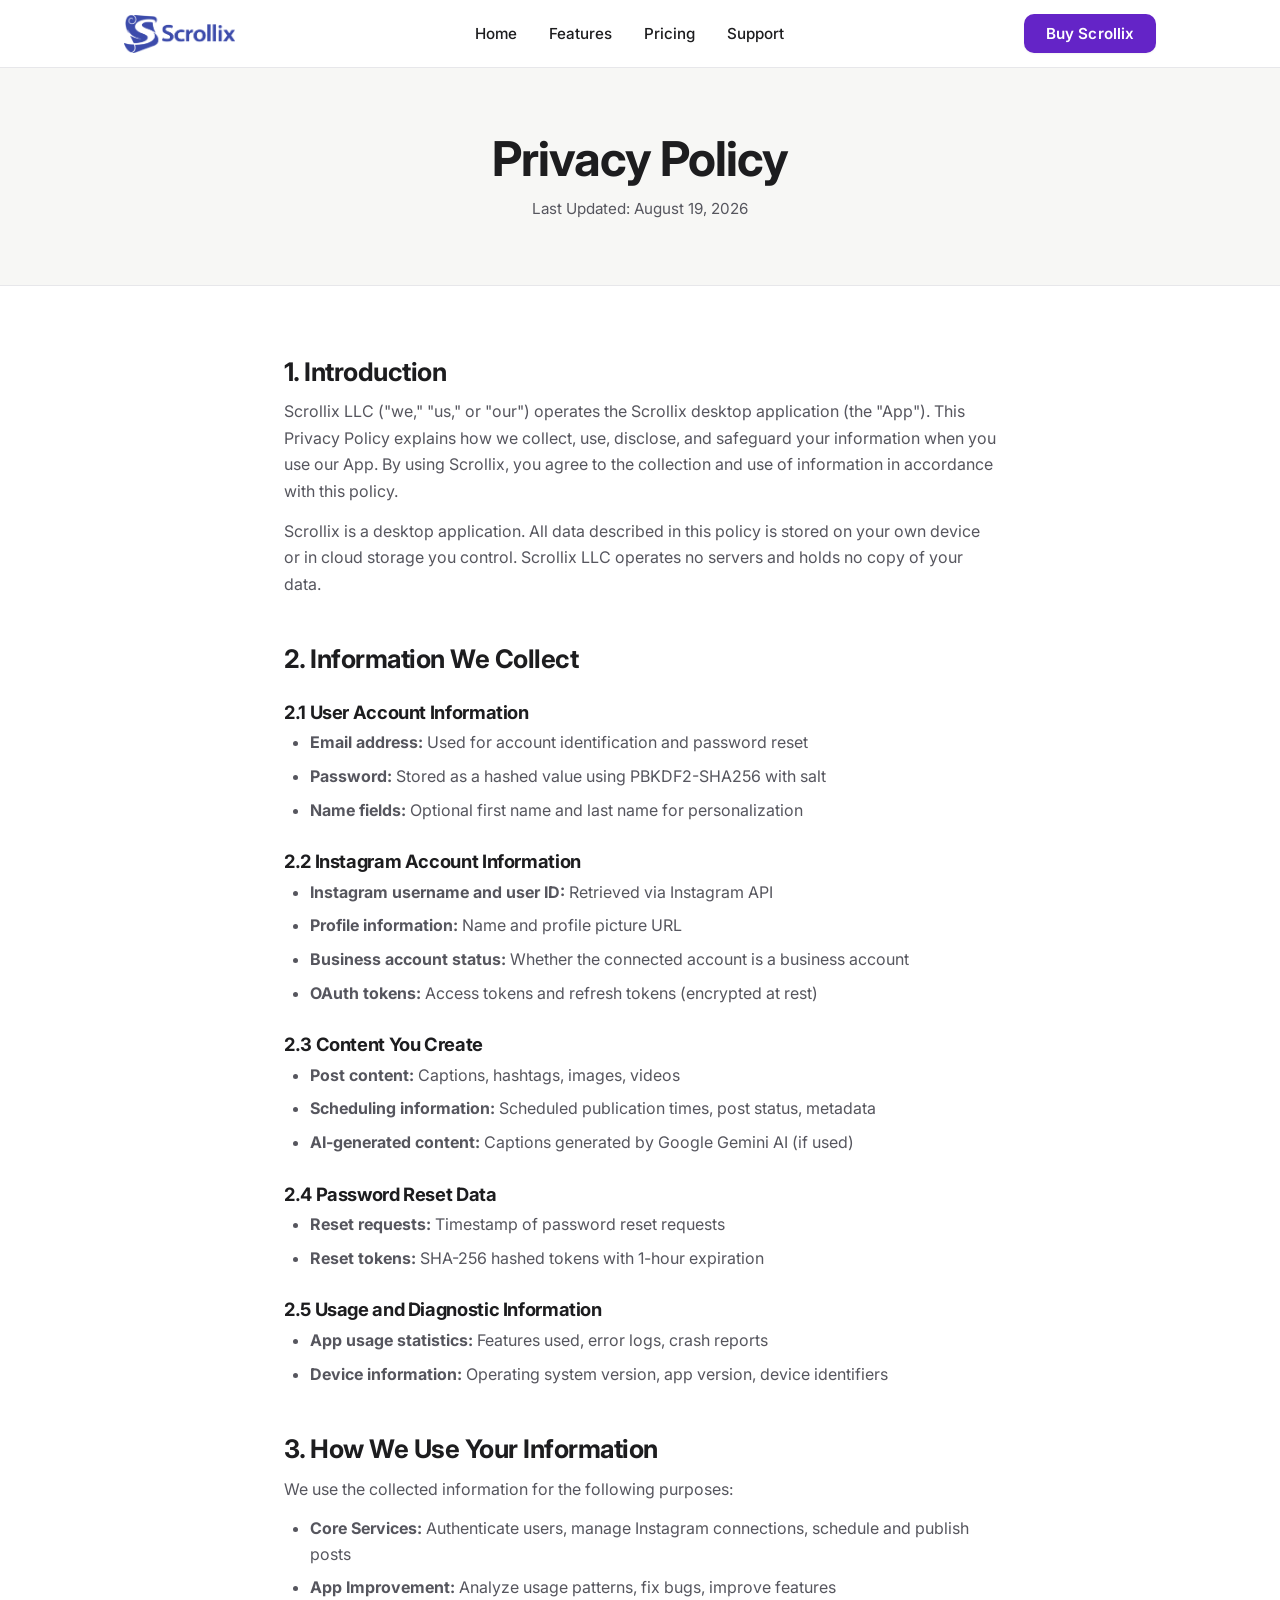
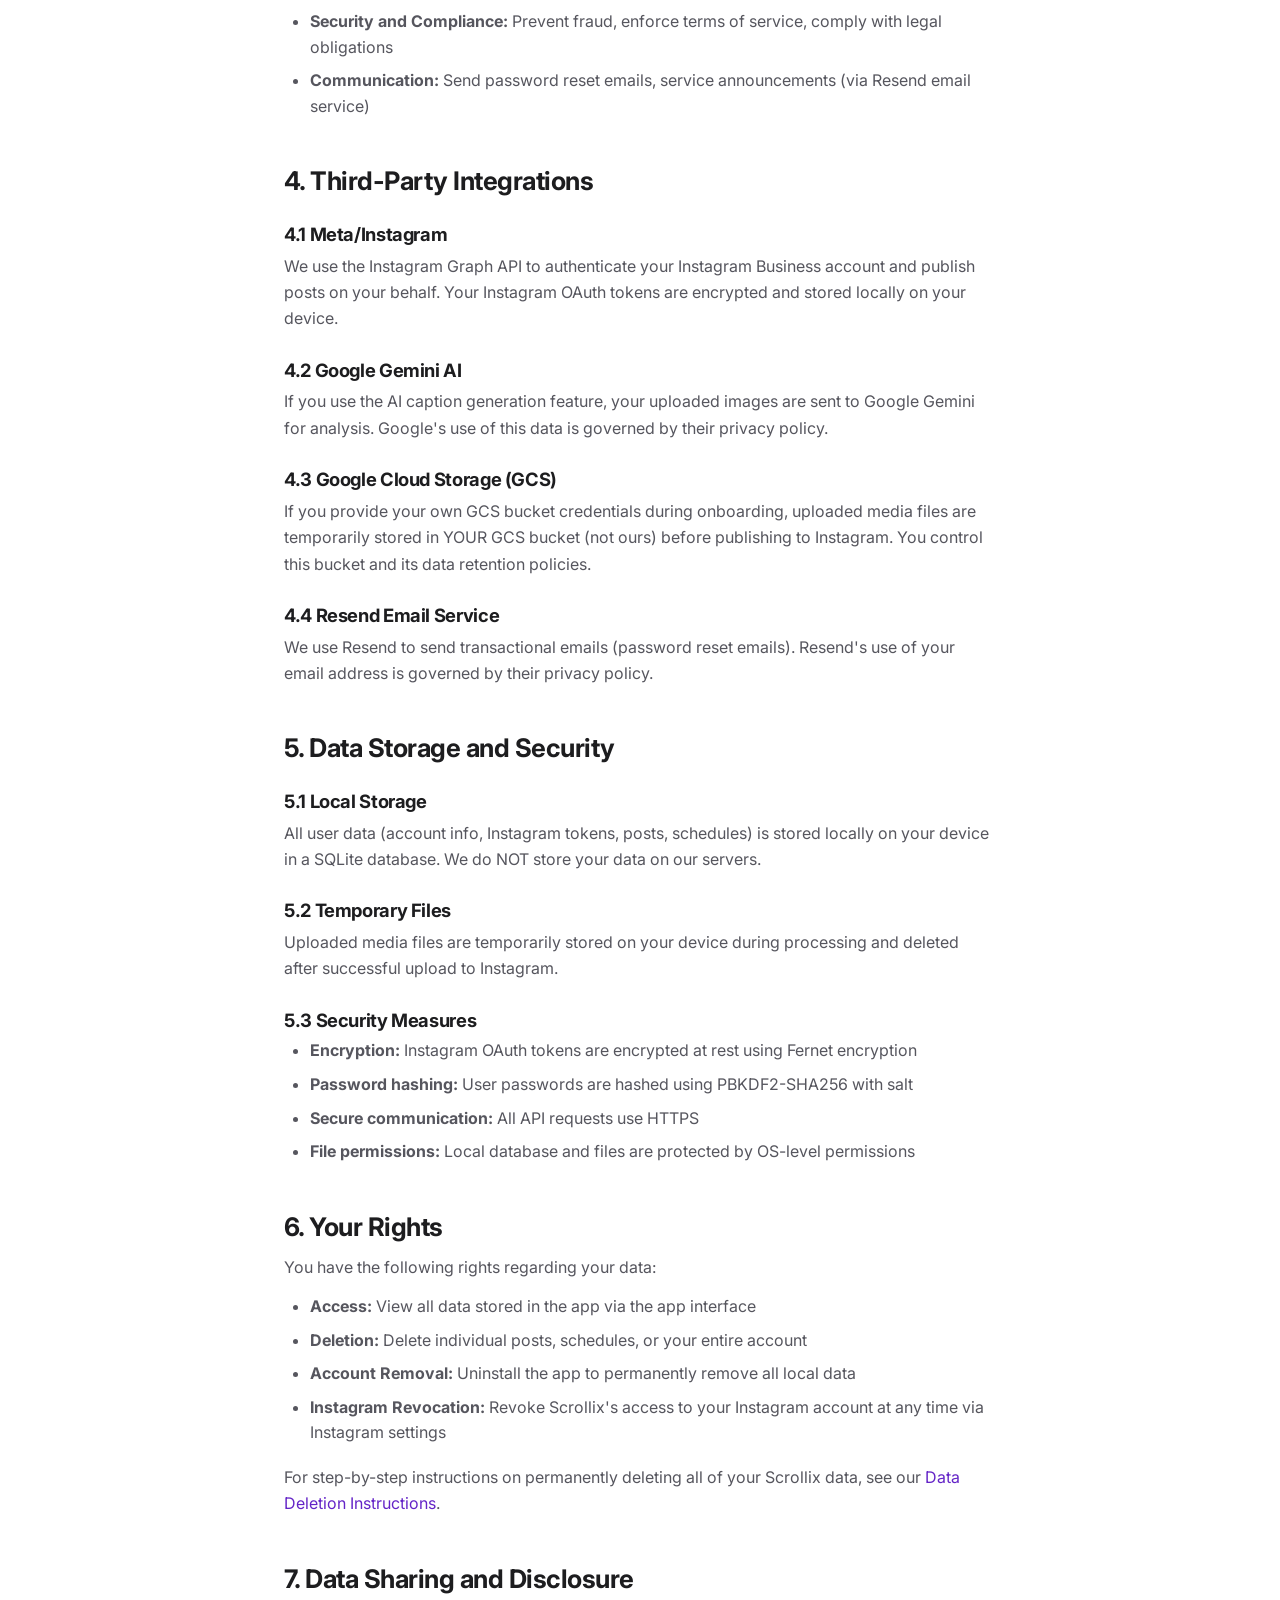
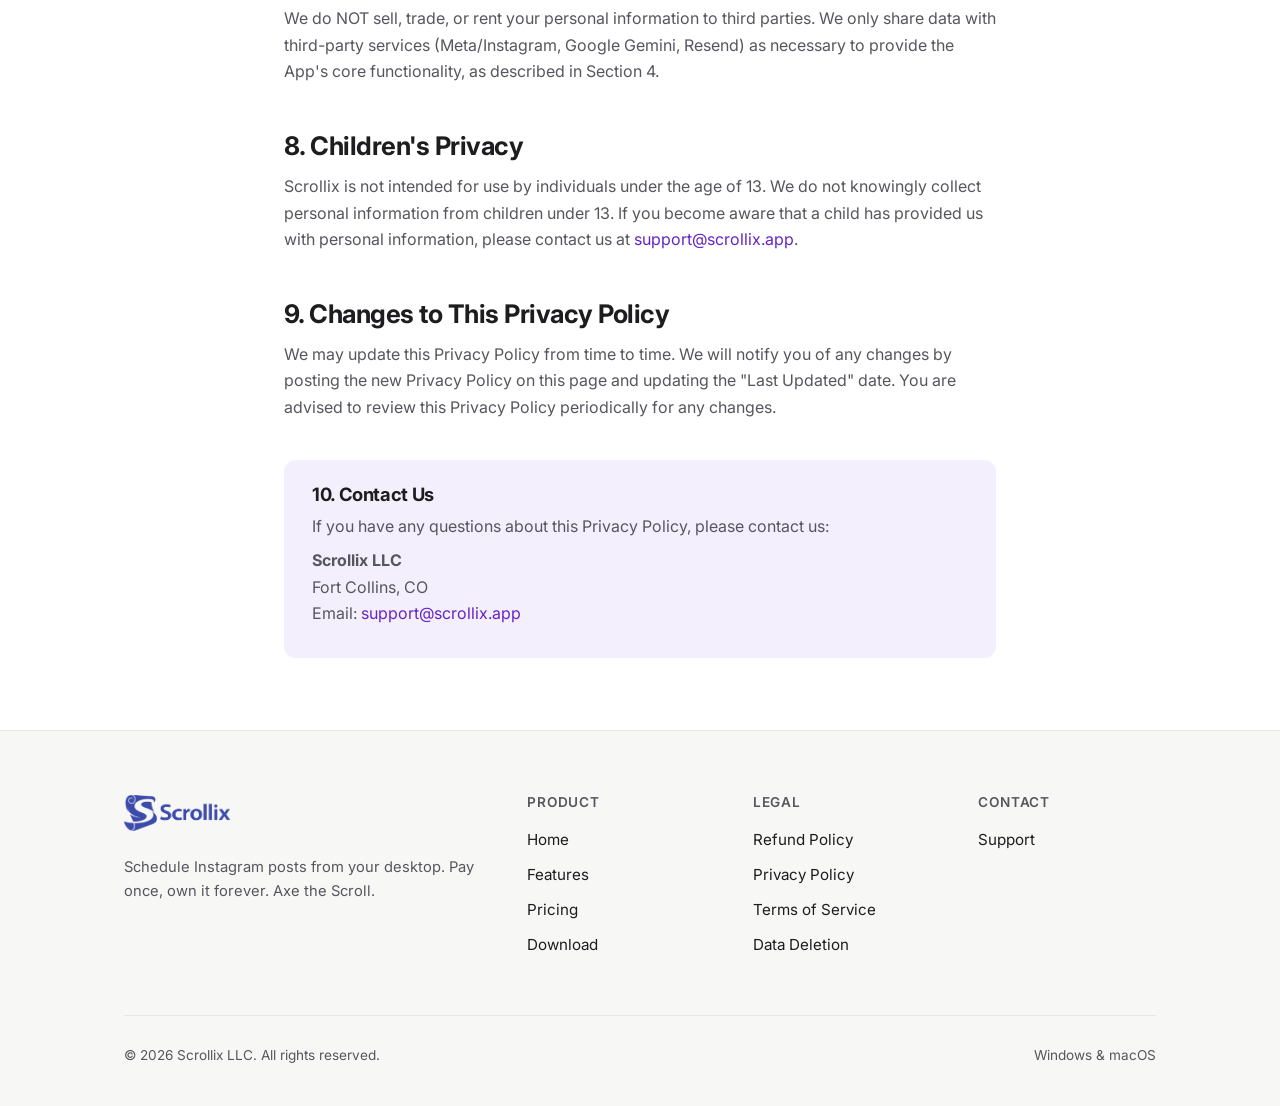
<file: privacy-policy.html>
<!DOCTYPE html>
<html lang="en">
<head>
    <meta charset="UTF-8">
    <meta name="viewport" content="width=device-width, initial-scale=1.0">
    <meta name="description" content="Scrollix Privacy Policy - How we collect, use, and protect your data">
    <title>Privacy Policy - Scrollix</title>
    <link rel="icon" href="assets/images/Scrollix_LOGO_Transparent.png">
    <link rel="preconnect" href="https://fonts.googleapis.com">
    <link rel="preconnect" href="https://fonts.gstatic.com" crossorigin>
    <link href="https://fonts.googleapis.com/css2?family=Inter:wght@400;500;600;700&display=swap" rel="stylesheet">
    <link rel="stylesheet" href="assets/css/redesign.css">
</head>
<body>
    <!-- Navigation -->
    <nav class="navbar">
        <div class="nav-container">
            <a href="index.html" class="nav-logo">
                <img src="assets/images/Scrollix_LOGO_Transparent.png" alt="Scrollix">
            </a>
            <div class="nav-links">
                <a href="index.html">Home</a>
                <a href="index.html#features">Features</a>
                <a href="index.html#pricing">Pricing</a>
                <a href="support.html">Support</a>
            </div>
            <button class="cta-button nav-cta">Buy Scrollix</button>
        </div>
    </nav>

    <!-- Policy Header -->
    <section class="page-header">
        <div class="container">
            <h1>Privacy Policy</h1>
            <p>Last Updated: August 19, 2026</p>
        </div>
    </section>

    <!-- Policy Content -->
    <section class="policy-section">
        <div class="container policy-content">
            <h2>1. Introduction</h2>
            <p>
                Scrollix LLC ("we," "us," or "our") operates the Scrollix desktop application (the "App").
                This Privacy Policy explains how we collect, use, disclose, and safeguard your information
                when you use our App. By using Scrollix, you agree to the collection and use of information
                in accordance with this policy.
            </p>
            <p>
                Scrollix is a desktop application. All data described in this policy is stored on your own
                device or in cloud storage you control. Scrollix LLC operates no servers and holds no copy
                of your data.
            </p>

            <h2>2. Information We Collect</h2>

            <h3>2.1 User Account Information</h3>
            <ul>
                <li><strong>Email address:</strong> Used for account identification and password reset</li>
                <li><strong>Password:</strong> Stored as a hashed value using PBKDF2-SHA256 with salt</li>
                <li><strong>Name fields:</strong> Optional first name and last name for personalization</li>
            </ul>

            <h3>2.2 Instagram Account Information</h3>
            <ul>
                <li><strong>Instagram username and user ID:</strong> Retrieved via Instagram API</li>
                <li><strong>Profile information:</strong> Name and profile picture URL</li>
                <li><strong>Business account status:</strong> Whether the connected account is a business account</li>
                <li><strong>OAuth tokens:</strong> Access tokens and refresh tokens (encrypted at rest)</li>
            </ul>

            <h3>2.3 Content You Create</h3>
            <ul>
                <li><strong>Post content:</strong> Captions, hashtags, images, videos</li>
                <li><strong>Scheduling information:</strong> Scheduled publication times, post status, metadata</li>
                <li><strong>AI-generated content:</strong> Captions generated by Google Gemini AI (if used)</li>
            </ul>

            <h3>2.4 Password Reset Data</h3>
            <ul>
                <li><strong>Reset requests:</strong> Timestamp of password reset requests</li>
                <li><strong>Reset tokens:</strong> SHA-256 hashed tokens with 1-hour expiration</li>
            </ul>

            <h3>2.5 Usage and Diagnostic Information</h3>
            <ul>
                <li><strong>App usage statistics:</strong> Features used, error logs, crash reports</li>
                <li><strong>Device information:</strong> Operating system version, app version, device identifiers</li>
            </ul>

            <h2>3. How We Use Your Information</h2>
            <p>We use the collected information for the following purposes:</p>
            <ul>
                <li><strong>Core Services:</strong> Authenticate users, manage Instagram connections, schedule and publish posts</li>
                <li><strong>App Improvement:</strong> Analyze usage patterns, fix bugs, improve features</li>
                <li><strong>Security and Compliance:</strong> Prevent fraud, enforce terms of service, comply with legal obligations</li>
                <li><strong>Communication:</strong> Send password reset emails, service announcements (via Resend email service)</li>
            </ul>

            <h2>4. Third-Party Integrations</h2>

            <h3>4.1 Meta/Instagram</h3>
            <p>
                We use the Instagram Graph API to authenticate your Instagram Business account and publish
                posts on your behalf. Your Instagram OAuth tokens are encrypted and stored locally on your device.
            </p>

            <h3>4.2 Google Gemini AI</h3>
            <p>
                If you use the AI caption generation feature, your uploaded images are sent to Google Gemini
                for analysis. Google's use of this data is governed by their privacy policy.
            </p>

            <h3>4.3 Google Cloud Storage (GCS)</h3>
            <p>
                If you provide your own GCS bucket credentials during onboarding, uploaded media files are
                temporarily stored in YOUR GCS bucket (not ours) before publishing to Instagram. You control
                this bucket and its data retention policies.
            </p>

            <h3>4.4 Resend Email Service</h3>
            <p>
                We use Resend to send transactional emails (password reset emails). Resend's use of your email
                address is governed by their privacy policy.
            </p>

            <h2>5. Data Storage and Security</h2>

            <h3>5.1 Local Storage</h3>
            <p>
                All user data (account info, Instagram tokens, posts, schedules) is stored locally on your
                device in a SQLite database. We do NOT store your data on our servers.
            </p>

            <h3>5.2 Temporary Files</h3>
            <p>
                Uploaded media files are temporarily stored on your device during processing and deleted
                after successful upload to Instagram.
            </p>

            <h3>5.3 Security Measures</h3>
            <ul>
                <li><strong>Encryption:</strong> Instagram OAuth tokens are encrypted at rest using Fernet encryption</li>
                <li><strong>Password hashing:</strong> User passwords are hashed using PBKDF2-SHA256 with salt</li>
                <li><strong>Secure communication:</strong> All API requests use HTTPS</li>
                <li><strong>File permissions:</strong> Local database and files are protected by OS-level permissions</li>
            </ul>

            <h2>6. Your Rights</h2>
            <p>You have the following rights regarding your data:</p>
            <ul>
                <li><strong>Access:</strong> View all data stored in the app via the app interface</li>
                <li><strong>Deletion:</strong> Delete individual posts, schedules, or your entire account</li>
                <li><strong>Account Removal:</strong> Uninstall the app to permanently remove all local data</li>
                <li><strong>Instagram Revocation:</strong> Revoke Scrollix's access to your Instagram account at any time via Instagram settings</li>
            </ul>
            <p>
                For step-by-step instructions on permanently deleting all of your Scrollix data, see our
                <a href="data-deletion.html">Data Deletion Instructions</a>.
            </p>

            <h2>7. Data Sharing and Disclosure</h2>
            <p>
                We do NOT sell, trade, or rent your personal information to third parties. We only share data
                with third-party services (Meta/Instagram, Google Gemini, Resend) as necessary to provide the
                App's core functionality, as described in Section 4.
            </p>

            <h2>8. Children's Privacy</h2>
            <p>
                Scrollix is not intended for use by individuals under the age of 13. We do not knowingly
                collect personal information from children under 13. If you become aware that a child has
                provided us with personal information, please contact us at
                <a href="mailto:support@scrollix.app">support@scrollix.app</a>.
            </p>

            <h2>9. Changes to This Privacy Policy</h2>
            <p>
                We may update this Privacy Policy from time to time. We will notify you of any changes by
                posting the new Privacy Policy on this page and updating the "Last Updated" date. You are
                advised to review this Privacy Policy periodically for any changes.
            </p>

            <div class="contact-info">
                <h3>10. Contact Us</h3>
                <p>If you have any questions about this Privacy Policy, please contact us:</p>
                <p>
                    <strong>Scrollix LLC</strong><br>
                    Fort Collins, CO<br>
                    Email: <a href="mailto:support@scrollix.app">support@scrollix.app</a>
                </p>
            </div>
        </div>
    </section>

    <!-- Footer -->
    <footer class="footer">
        <div class="container">
            <div class="footer-content">
                <div class="footer-logo">
                    <img src="assets/images/Scrollix_LOGO_Transparent.png" alt="Scrollix">
                    <p>Schedule Instagram posts from your desktop. Pay once, own it forever. Axe the Scroll.</p>
                </div>
                <div class="footer-column">
                    <h4>Product</h4>
                    <a href="index.html">Home</a>
                    <a href="index.html#features">Features</a>
                    <a href="index.html#pricing">Pricing</a>
                    <a href="download.html">Download</a>
                </div>
                <div class="footer-column">
                    <h4>Legal</h4>
                    <a href="refund-policy.html">Refund Policy</a>
                    <a href="privacy-policy.html">Privacy Policy</a>
                    <a href="terms-of-service.html">Terms of Service</a>
                    <a href="data-deletion.html">Data Deletion</a>
                </div>
                <div class="footer-column">
                    <h4>Contact</h4>
                    <a href="support.html">Support</a>
                </div>
            </div>
            <div class="footer-bottom">
                <p>© 2026 Scrollix LLC. All rights reserved.</p>
                <p>Windows &amp; macOS</p>
            </div>
        </div>
    </footer>

    <!-- Scripts -->
    <script src="assets/js/main.js"></script>
</body>
</html>
</file>
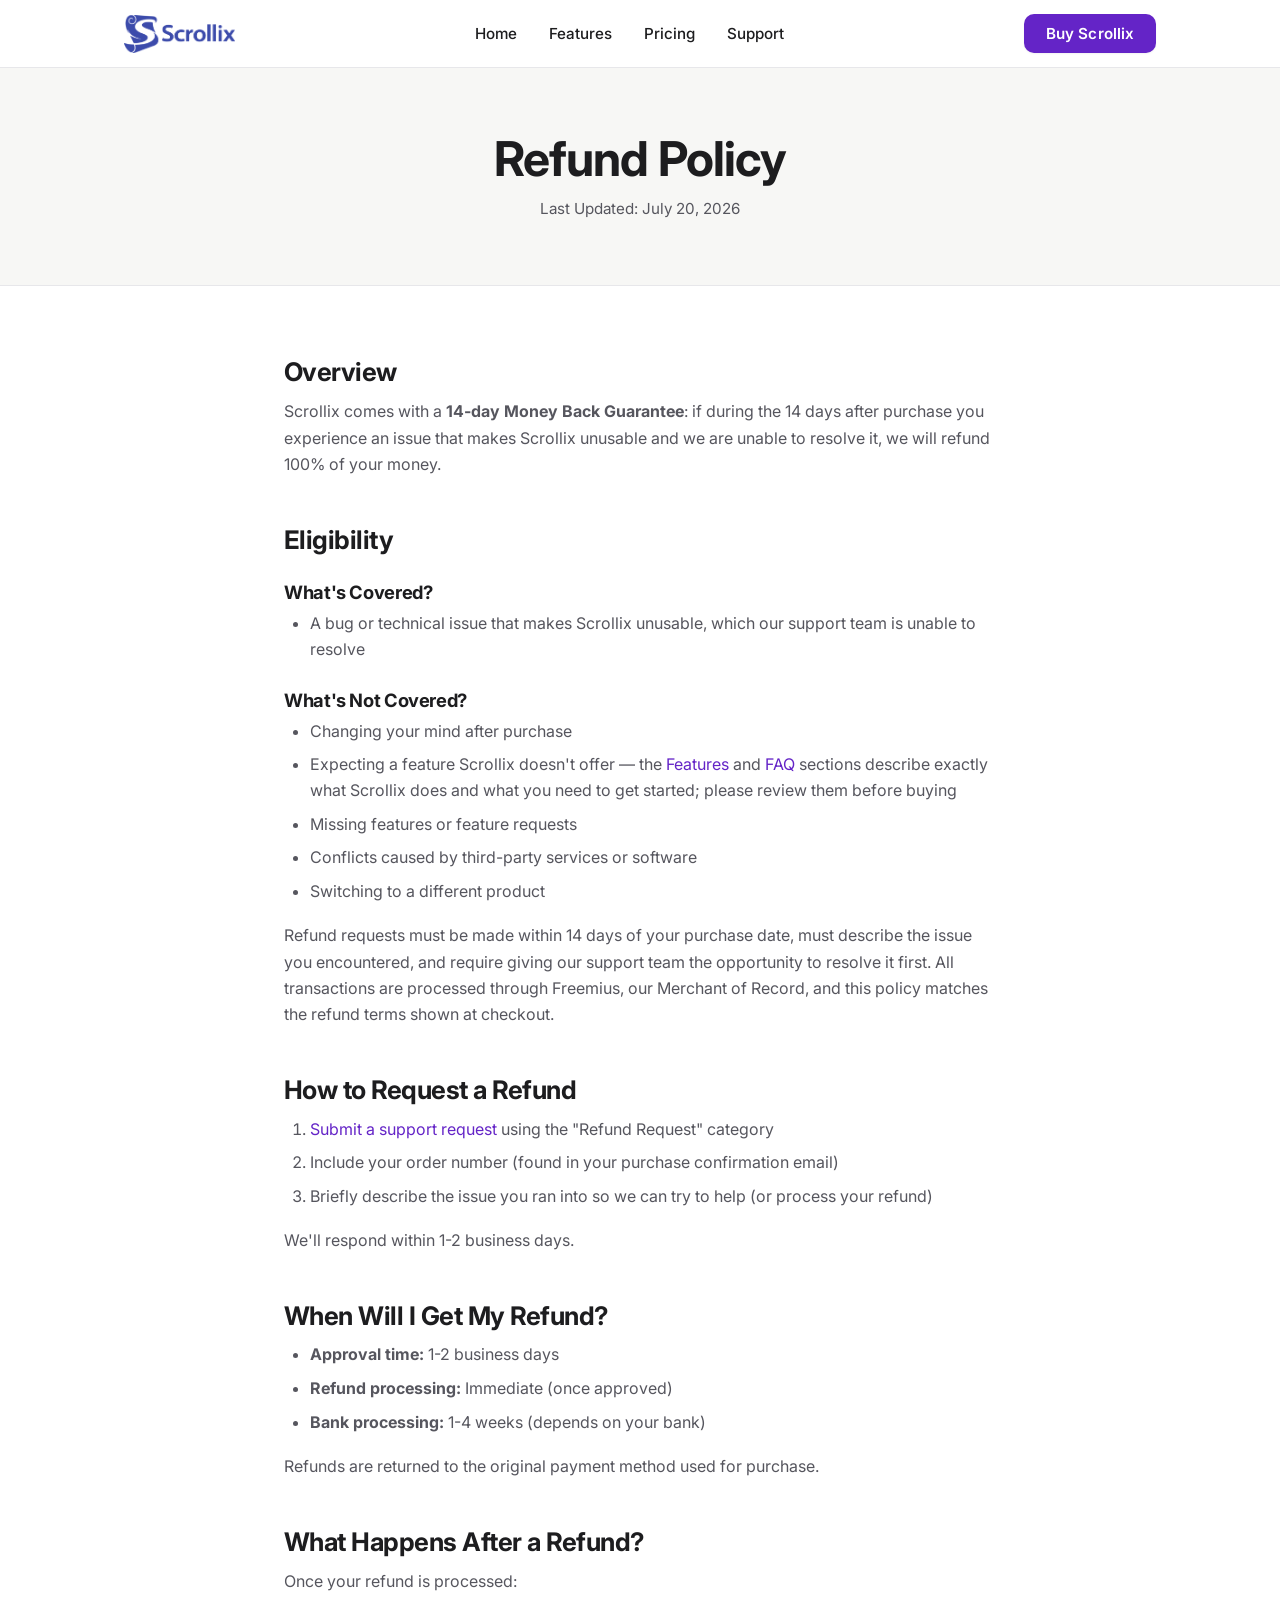
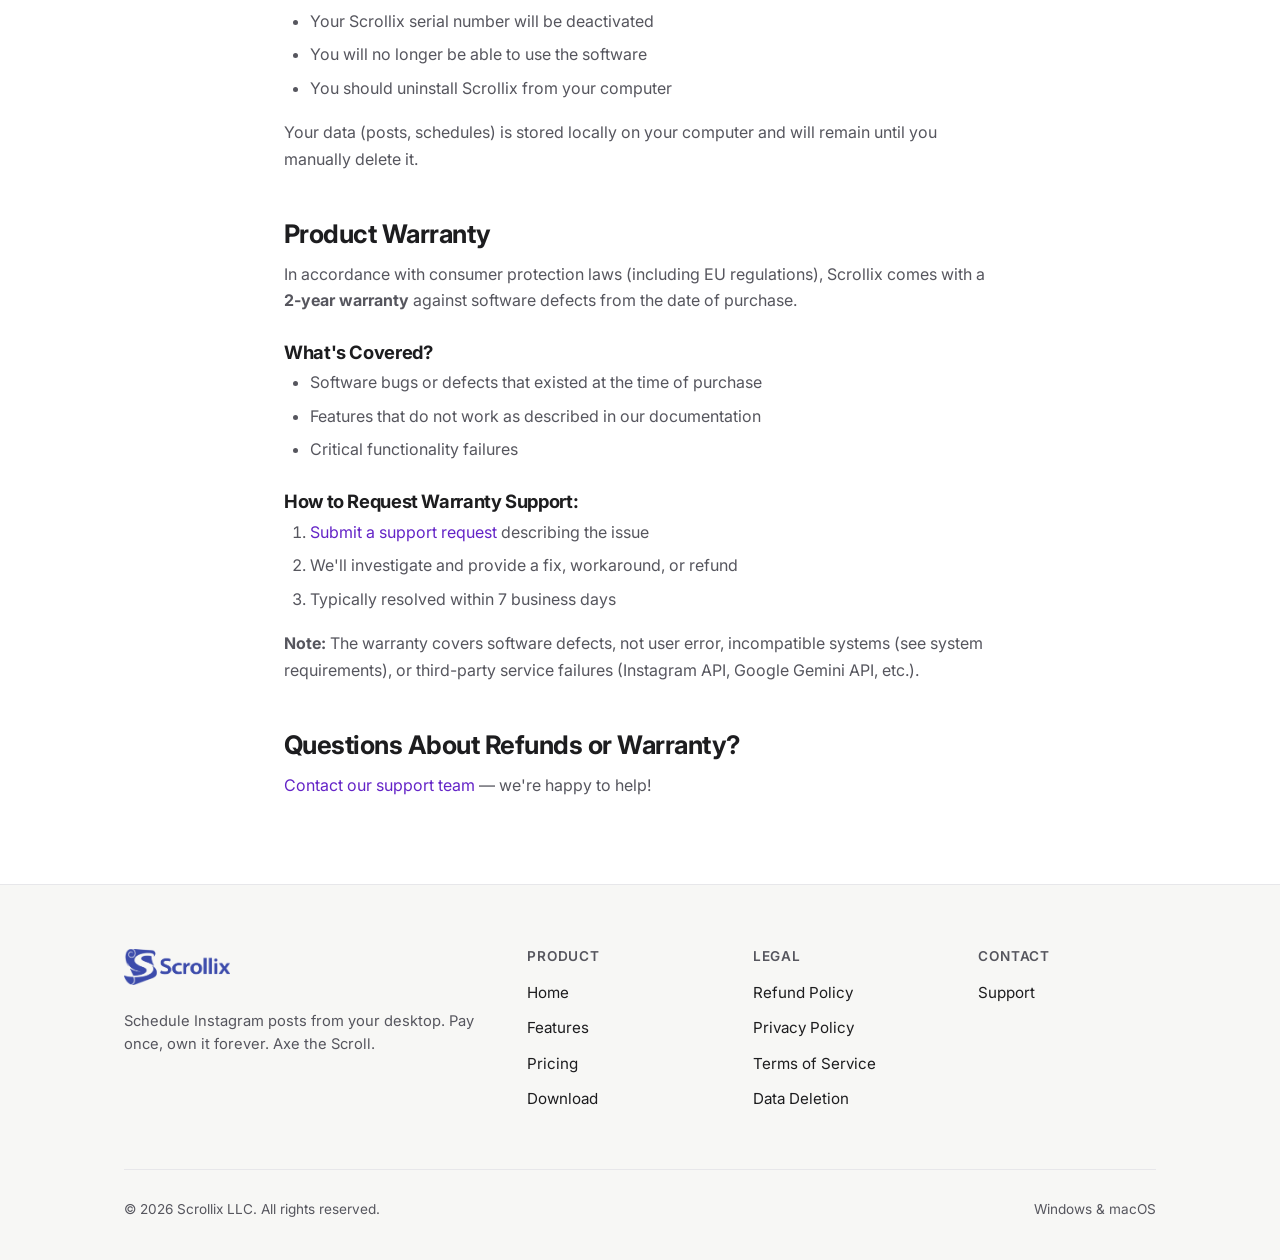
<file: refund-policy.html>
<!DOCTYPE html>
<html lang="en">
<head>
    <meta charset="UTF-8">
    <meta name="viewport" content="width=device-width, initial-scale=1.0">
    <title>Refund Policy - Scrollix</title>
    <meta name="description" content="Scrollix 14-day Money Back Guarantee. Learn about our refund policy and how to request a refund.">
    <link rel="icon" href="assets/images/Scrollix_LOGO_Transparent.png">
    <link rel="preconnect" href="https://fonts.googleapis.com">
    <link rel="preconnect" href="https://fonts.gstatic.com" crossorigin>
    <link href="https://fonts.googleapis.com/css2?family=Inter:wght@400;500;600;700&display=swap" rel="stylesheet">
    <link rel="stylesheet" href="assets/css/redesign.css">
</head>
<body>
    <!-- Navigation -->
    <nav class="navbar">
        <div class="nav-container">
            <a href="index.html" class="nav-logo">
                <img src="assets/images/Scrollix_LOGO_Transparent.png" alt="Scrollix">
            </a>
            <div class="nav-links">
                <a href="index.html">Home</a>
                <a href="index.html#features">Features</a>
                <a href="index.html#pricing">Pricing</a>
                <a href="support.html">Support</a>
            </div>
            <button class="cta-button nav-cta">Buy Scrollix</button>
        </div>
    </nav>

    <!-- Policy Header -->
    <section class="page-header">
        <div class="container">
            <h1>Refund Policy</h1>
            <p>Last Updated: July 20, 2026</p>
        </div>
    </section>

    <!-- Policy Content -->
    <section class="policy-section">
        <div class="container policy-content">
            <h2>Overview</h2>
            <p>Scrollix comes with a <strong>14-day Money Back Guarantee</strong>: if during the 14 days after purchase you experience an issue that makes Scrollix unusable and we are unable to resolve it, we will refund 100% of your money.</p>

            <h2>Eligibility</h2>
            <h3>What's Covered?</h3>
            <ul>
                <li>A bug or technical issue that makes Scrollix unusable, which our support team is unable to resolve</li>
            </ul>
            <h3>What's Not Covered?</h3>
            <ul>
                <li>Changing your mind after purchase</li>
                <li>Expecting a feature Scrollix doesn't offer — the <a href="index.html#features">Features</a> and <a href="index.html#faq">FAQ</a> sections describe exactly what Scrollix does and what you need to get started; please review them before buying</li>
                <li>Missing features or feature requests</li>
                <li>Conflicts caused by third-party services or software</li>
                <li>Switching to a different product</li>
            </ul>
            <p>Refund requests must be made within 14 days of your purchase date, must describe the issue you encountered, and require giving our support team the opportunity to resolve it first. All transactions are processed through Freemius, our Merchant of Record, and this policy matches the refund terms shown at checkout.</p>

            <h2>How to Request a Refund</h2>
            <ol>
                <li><a href="support.html">Submit a support request</a> using the "Refund Request" category</li>
                <li>Include your order number (found in your purchase confirmation email)</li>
                <li>Briefly describe the issue you ran into so we can try to help (or process your refund)</li>
            </ol>
            <p>We'll respond within 1-2 business days.</p>

            <h2>When Will I Get My Refund?</h2>
            <ul>
                <li><strong>Approval time:</strong> 1-2 business days</li>
                <li><strong>Refund processing:</strong> Immediate (once approved)</li>
                <li><strong>Bank processing:</strong> 1-4 weeks (depends on your bank)</li>
            </ul>
            <p>Refunds are returned to the original payment method used for purchase.</p>

            <h2>What Happens After a Refund?</h2>
            <p>Once your refund is processed:</p>
            <ul>
                <li>Your Scrollix serial number will be deactivated</li>
                <li>You will no longer be able to use the software</li>
                <li>You should uninstall Scrollix from your computer</li>
            </ul>
            <p>Your data (posts, schedules) is stored locally on your computer and will remain until you manually delete it.</p>

            <h2>Product Warranty</h2>
            <p>In accordance with consumer protection laws (including EU regulations), Scrollix comes with a <strong>2-year warranty</strong> against software defects from the date of purchase.</p>

            <h3>What's Covered?</h3>
            <ul>
                <li>Software bugs or defects that existed at the time of purchase</li>
                <li>Features that do not work as described in our documentation</li>
                <li>Critical functionality failures</li>
            </ul>

            <h3>How to Request Warranty Support:</h3>
            <ol>
                <li><a href="support.html">Submit a support request</a> describing the issue</li>
                <li>We'll investigate and provide a fix, workaround, or refund</li>
                <li>Typically resolved within 7 business days</li>
            </ol>

            <p><strong>Note:</strong> The warranty covers software defects, not user error, incompatible systems (see system requirements), or third-party service failures (Instagram API, Google Gemini API, etc.).</p>

            <h2>Questions About Refunds or Warranty?</h2>
            <p><a href="support.html">Contact our support team</a> — we're happy to help!</p>
        </div>
    </section>

    <!-- Footer -->
    <footer class="footer">
        <div class="container">
            <div class="footer-content">
                <div class="footer-logo">
                    <img src="assets/images/Scrollix_LOGO_Transparent.png" alt="Scrollix">
                    <p>Schedule Instagram posts from your desktop. Pay once, own it forever. Axe the Scroll.</p>
                </div>
                <div class="footer-column">
                    <h4>Product</h4>
                    <a href="index.html">Home</a>
                    <a href="index.html#features">Features</a>
                    <a href="index.html#pricing">Pricing</a>
                    <a href="download.html">Download</a>
                </div>
                <div class="footer-column">
                    <h4>Legal</h4>
                    <a href="refund-policy.html">Refund Policy</a>
                    <a href="privacy-policy.html">Privacy Policy</a>
                    <a href="terms-of-service.html">Terms of Service</a>
                    <a href="data-deletion.html">Data Deletion</a>
                </div>
                <div class="footer-column">
                    <h4>Contact</h4>
                    <a href="support.html">Support</a>
                </div>
            </div>
            <div class="footer-bottom">
                <p>© 2026 Scrollix LLC. All rights reserved.</p>
                <p>Windows &amp; macOS</p>
            </div>
        </div>
    </footer>

    <!-- Scripts -->
    <script src="assets/js/main.js"></script>
</body>
</html>
</file>
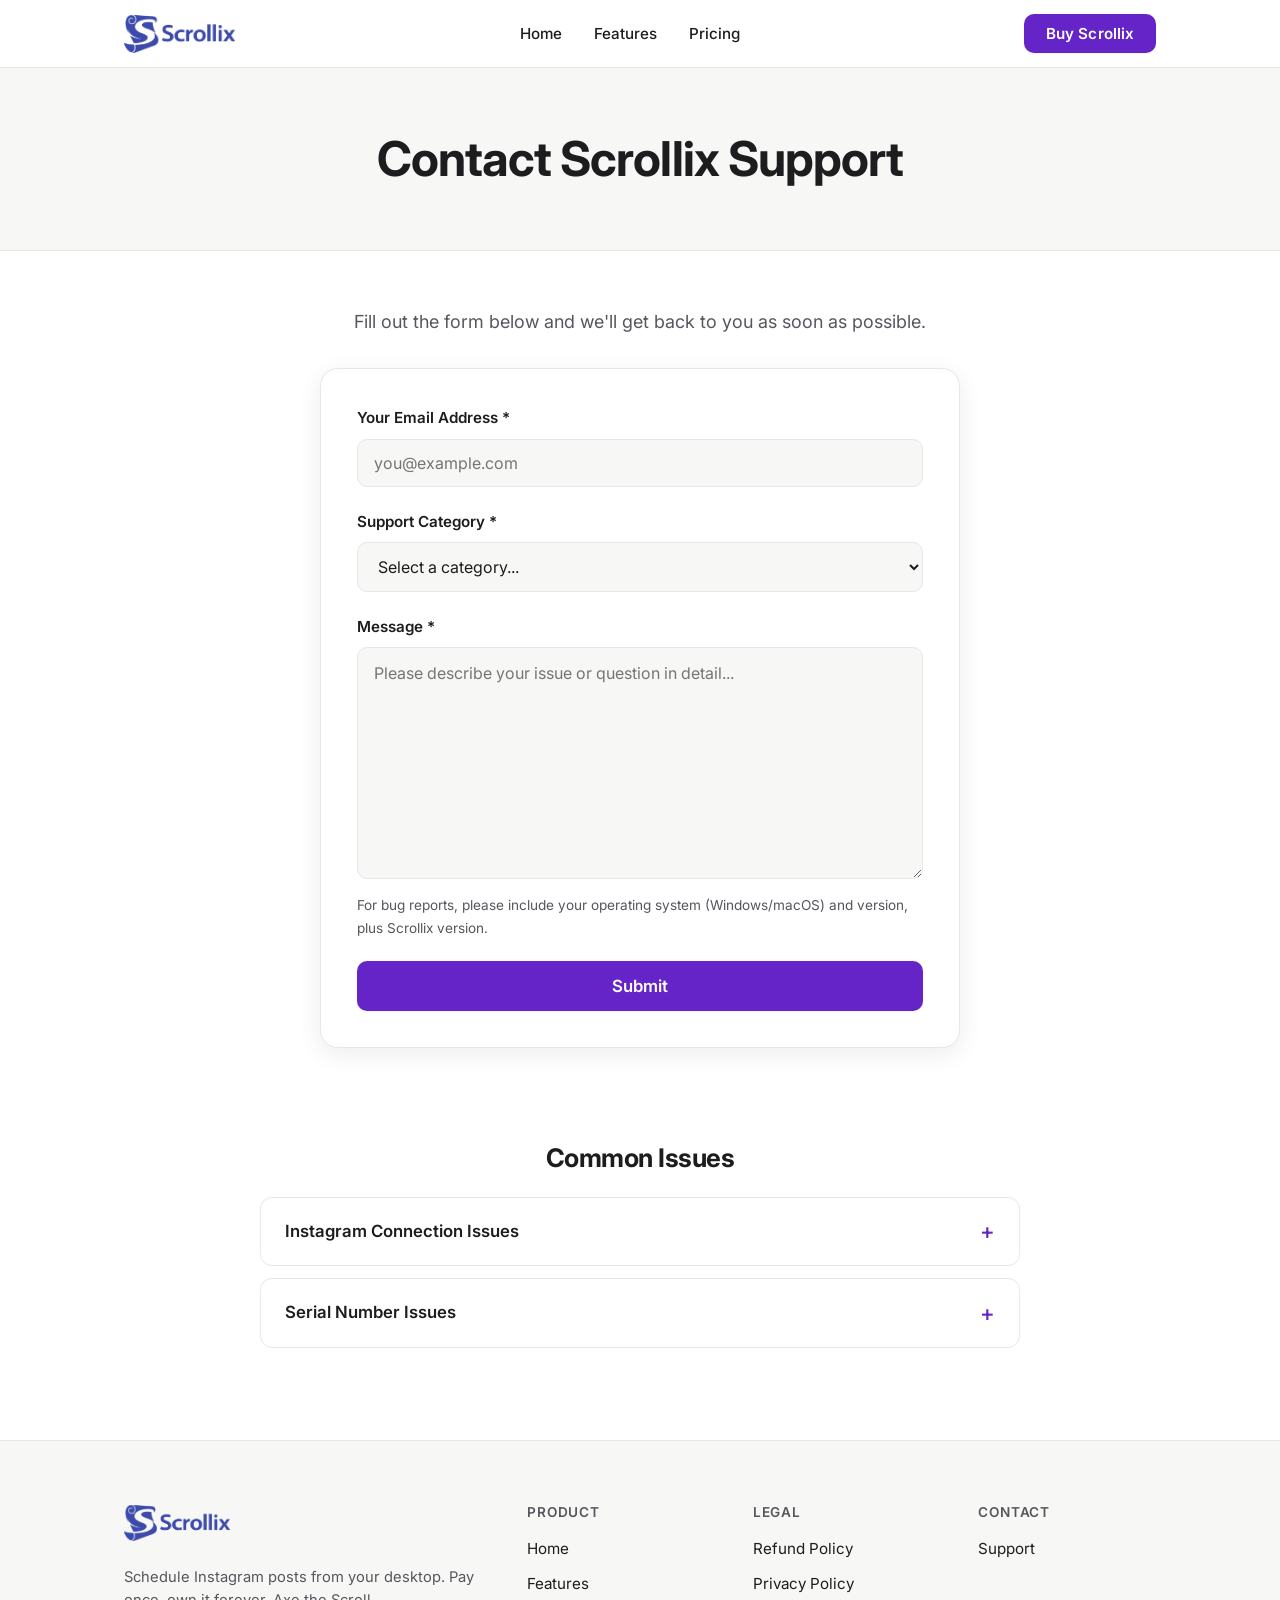
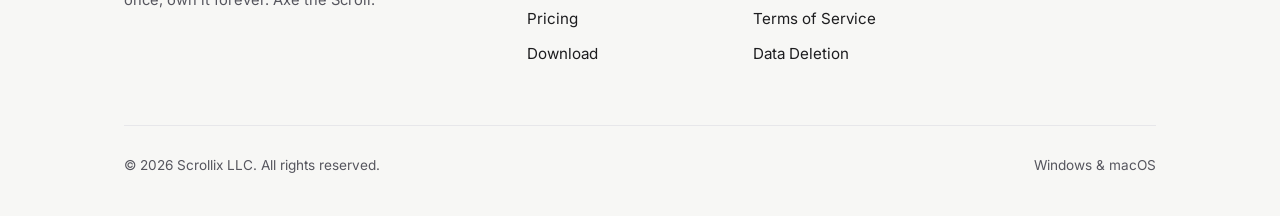
<file: support.html>
<!DOCTYPE html>
<html lang="en">
<head>
    <meta charset="UTF-8">
    <meta name="viewport" content="width=device-width, initial-scale=1.0">
    <title>Support - Scrollix</title>
    <meta name="description" content="Get help with Scrollix. Contact support, find answers to common issues, and request refunds.">
    <link rel="icon" href="assets/images/Scrollix_LOGO_Transparent.png">
    <link rel="preconnect" href="https://fonts.googleapis.com">
    <link rel="preconnect" href="https://fonts.gstatic.com" crossorigin>
    <link href="https://fonts.googleapis.com/css2?family=Inter:wght@400;500;600;700&display=swap" rel="stylesheet">
    <link rel="stylesheet" href="assets/css/redesign.css">
</head>
<body>
    <!-- Navigation -->
    <nav class="navbar">
        <div class="nav-container">
            <a href="index.html" class="nav-logo">
                <img src="assets/images/Scrollix_LOGO_Transparent.png" alt="Scrollix">
            </a>
            <div class="nav-links">
                <a href="index.html">Home</a>
                <a href="index.html#features">Features</a>
                <a href="index.html#pricing">Pricing</a>
            </div>
            <button class="cta-button nav-cta">Buy Scrollix</button>
        </div>
    </nav>

    <!-- Support Header -->
    <section class="page-header">
        <div class="container">
            <h1>Contact Scrollix Support</h1>
        </div>
    </section>

    <!-- Contact Form -->
    <section class="support-section">
        <div class="container">
            <p>Fill out the form below and we'll get back to you as soon as possible.</p>

            <form id="contact-form" class="contact-form">
                <div class="form-group">
                    <label for="email">Your Email Address *</label>
                    <input
                        type="email"
                        id="email"
                        name="email"
                        required
                        placeholder="you@example.com"
                        class="form-input"
                    >
                </div>

                <div class="form-group">
                    <label for="category">Support Category *</label>
                    <select id="category" name="category" required class="form-select">
                        <option value="">Select a category...</option>
                        <option value="refund">Refund Request</option>
                        <option value="technical">Technical Support</option>
                        <option value="bug">Bug Report</option>
                        <option value="feature">Feature Request</option>
                        <option value="presale">Pre-Sale Question</option>
                        <option value="general">General Inquiry</option>
                    </select>
                </div>

                <div class="form-group">
                    <label for="message">Message *</label>
                    <textarea
                        id="message"
                        name="message"
                        required
                        rows="8"
                        placeholder="Please describe your issue or question in detail..."
                        class="form-textarea"
                    ></textarea>
                    <p class="form-hint">For bug reports, please include your operating system (Windows/macOS) and version, plus Scrollix version.</p>
                </div>

                <button type="submit" class="submit-button">Submit</button>

                <div id="form-status" class="form-status" style="display: none;"></div>
            </form>
        </div>
    </section>

    <!-- Common Issues -->
    <section class="faq-section-sub">
        <div class="container">
            <h2>Common Issues</h2>
            <div class="faq-list">
                <details class="faq-item">
                    <summary>Instagram Connection Issues</summary>
                    <div>
                        <h4>OAuth failed</h4>
                        <p>Try these steps:</p>
                        <ul>
                            <li>Clear your browser cookies and cache</li>
                            <li>Make sure you're logged into Instagram in your browser</li>
                            <li>Try connecting again</li>
                        </ul>
                    </div>
                </details>

                <details class="faq-item">
                    <summary>Serial Number Issues</summary>
                    <div>
                        <h4>Serial invalid</h4>
                        <p>The most reliable way to enter your serial is to copy and paste it exactly as it appears in your purchase email — serials are case-sensitive.</p>

                        <h4>Already activated on 2 machines</h4>
                        <p>Each serial can be activated on up to 2 machines. To transfer your license, use the contact form above and select "General Inquiry".</p>
                    </div>
                </details>
            </div>
        </div>
    </section>

    <!-- Footer -->
    <footer class="footer">
        <div class="container">
            <div class="footer-content">
                <div class="footer-logo">
                    <img src="assets/images/Scrollix_LOGO_Transparent.png" alt="Scrollix">
                    <p>Schedule Instagram posts from your desktop. Pay once, own it forever. Axe the Scroll.</p>
                </div>
                <div class="footer-column">
                    <h4>Product</h4>
                    <a href="index.html">Home</a>
                    <a href="index.html#features">Features</a>
                    <a href="index.html#pricing">Pricing</a>
                    <a href="download.html">Download</a>
                </div>
                <div class="footer-column">
                    <h4>Legal</h4>
                    <a href="refund-policy.html">Refund Policy</a>
                    <a href="privacy-policy.html">Privacy Policy</a>
                    <a href="terms-of-service.html">Terms of Service</a>
                    <a href="data-deletion.html">Data Deletion</a>
                </div>
                <div class="footer-column">
                    <h4>Contact</h4>
                    <a href="support.html">Support</a>
                </div>
            </div>
            <div class="footer-bottom">
                <p>© 2026 Scrollix LLC. All rights reserved.</p>
                <p>Windows &amp; macOS</p>
            </div>
        </div>
    </footer>

    <!-- Scripts -->
    <script src="assets/js/main.js"></script>
    <script src="assets/js/support-form.js"></script>
</body>
</html>
</file>
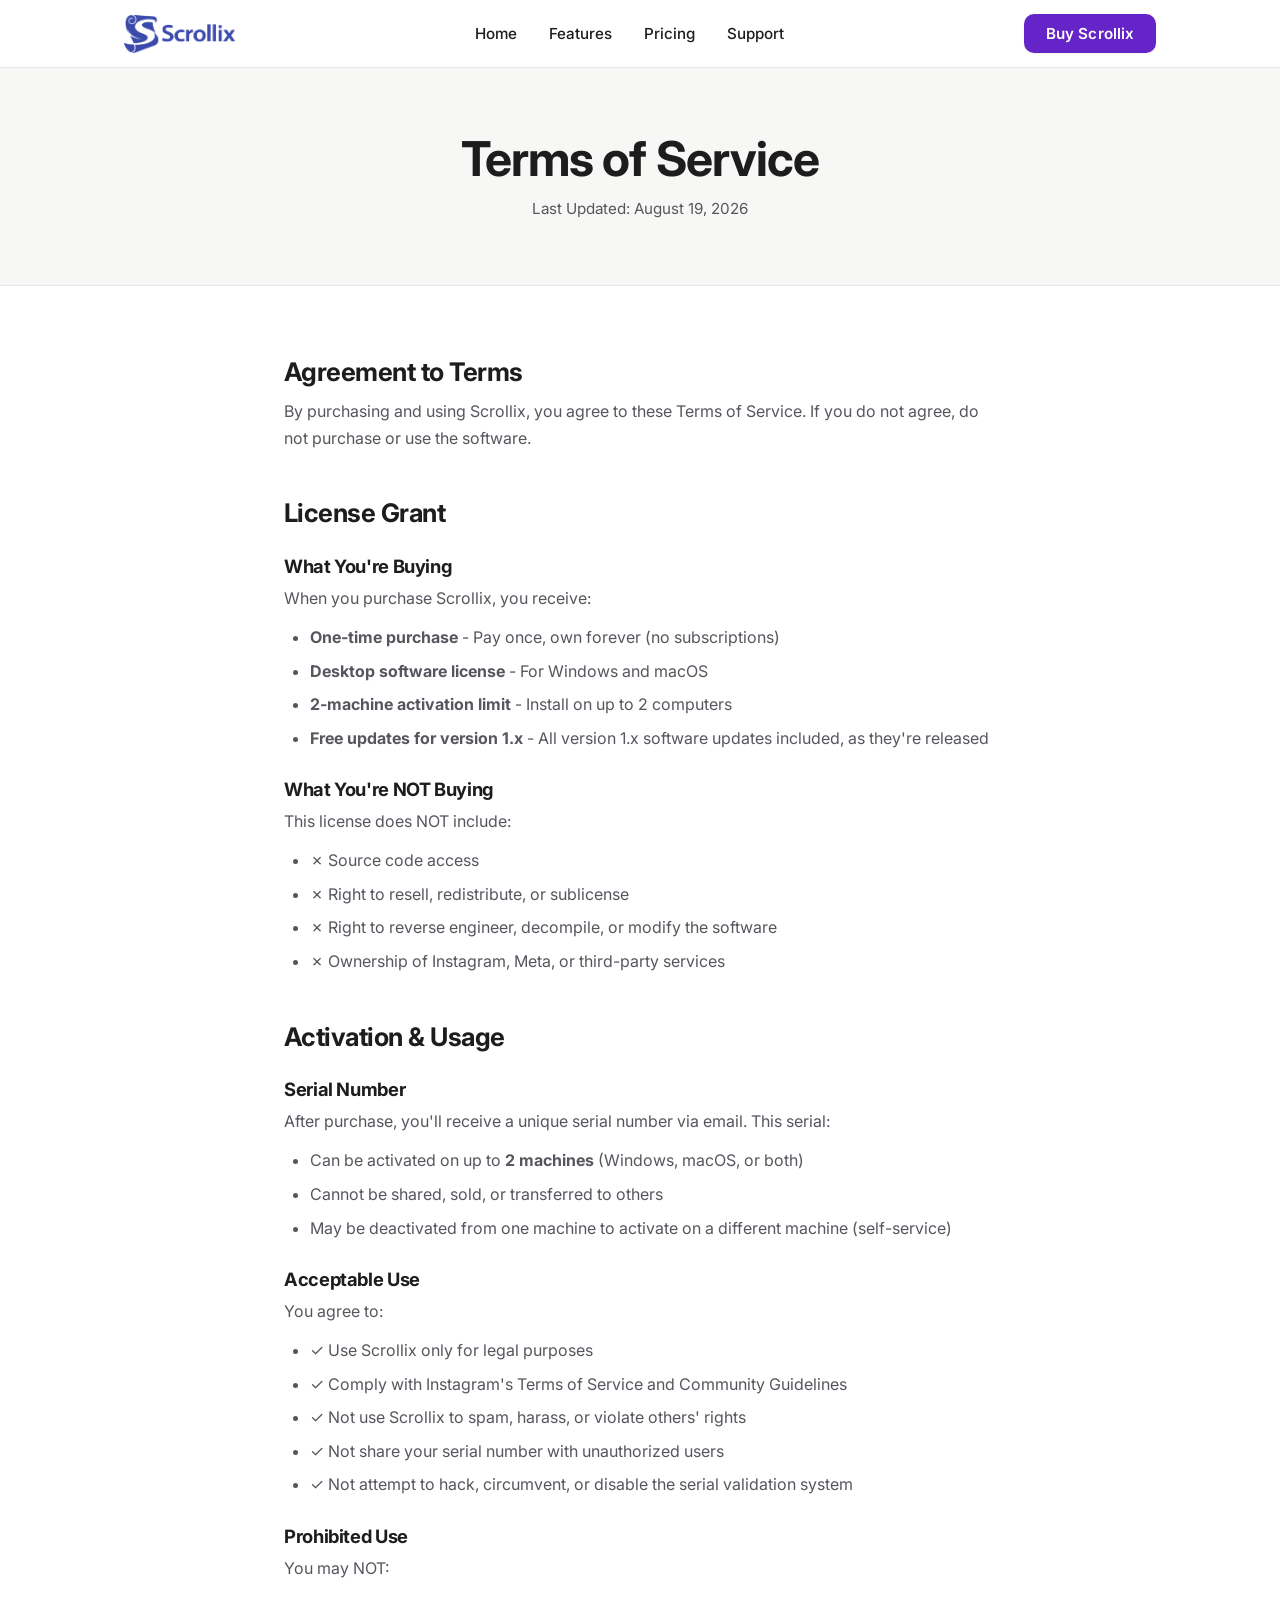
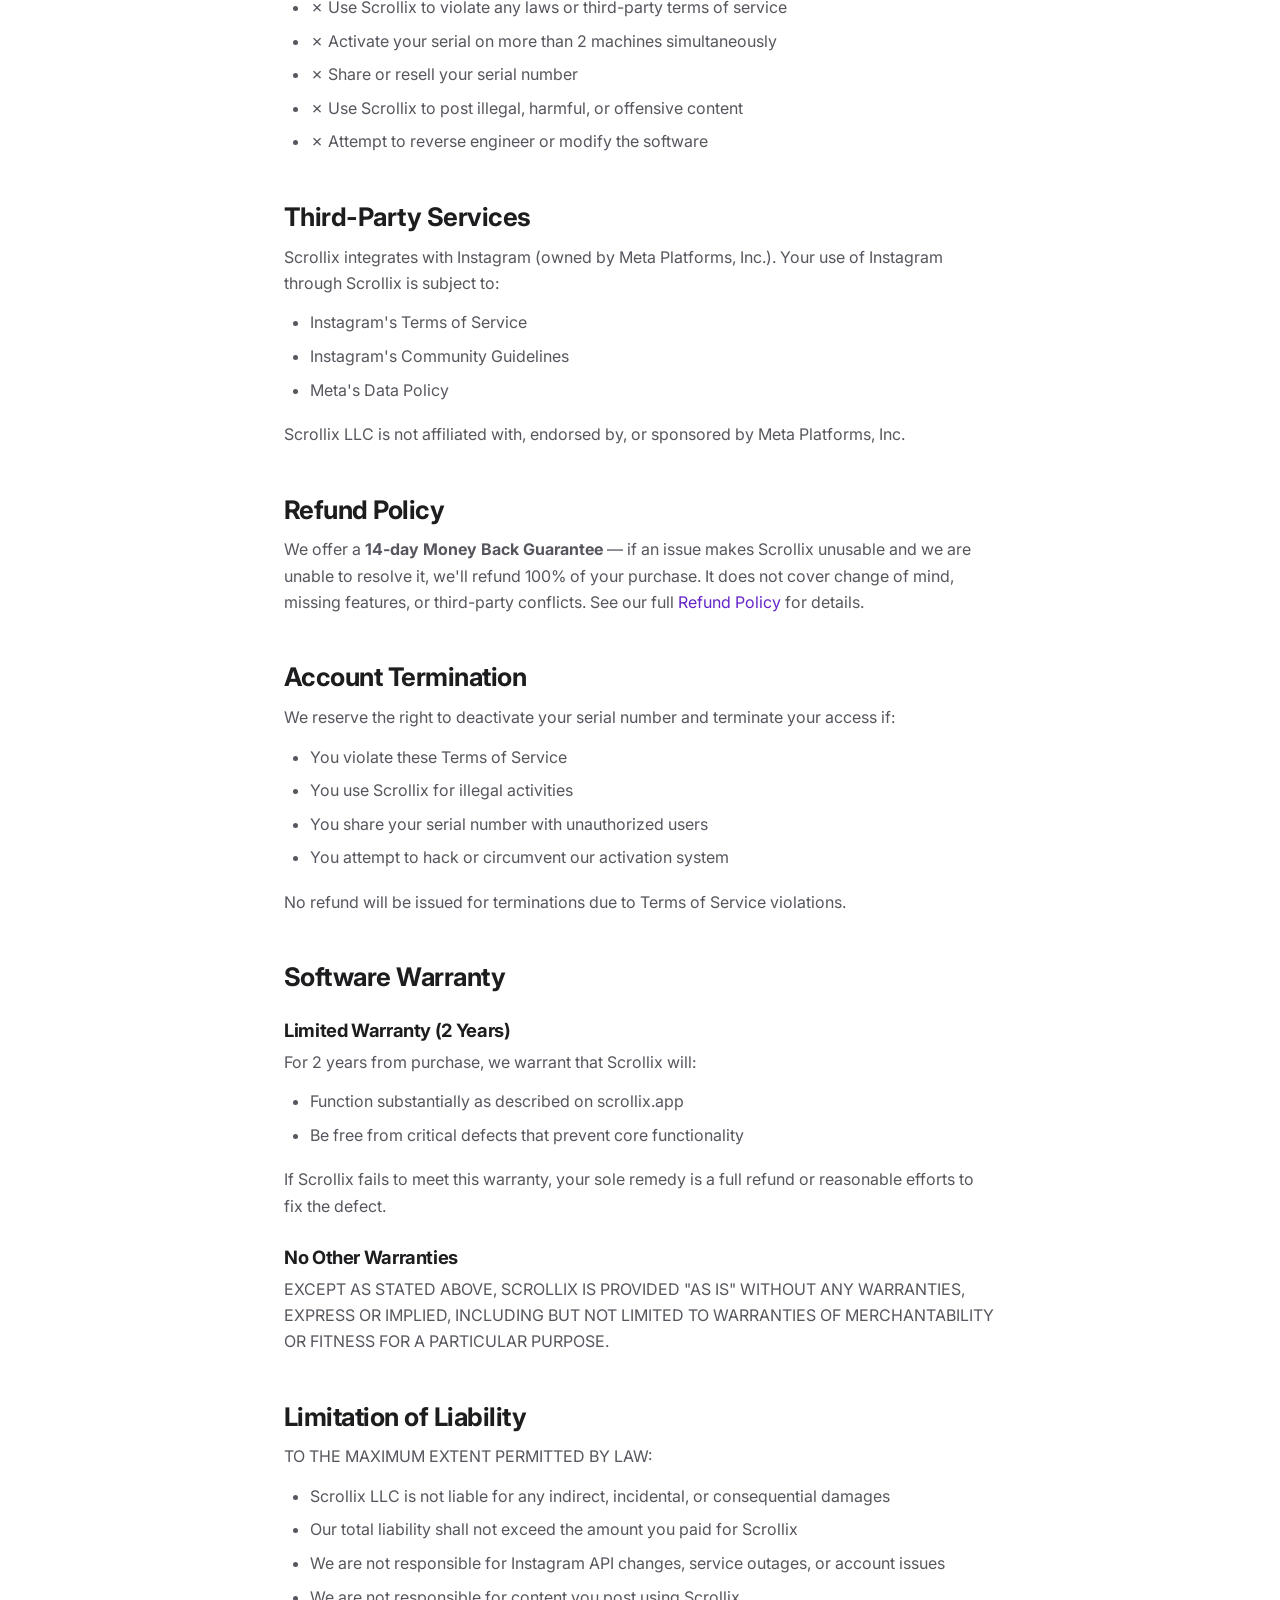
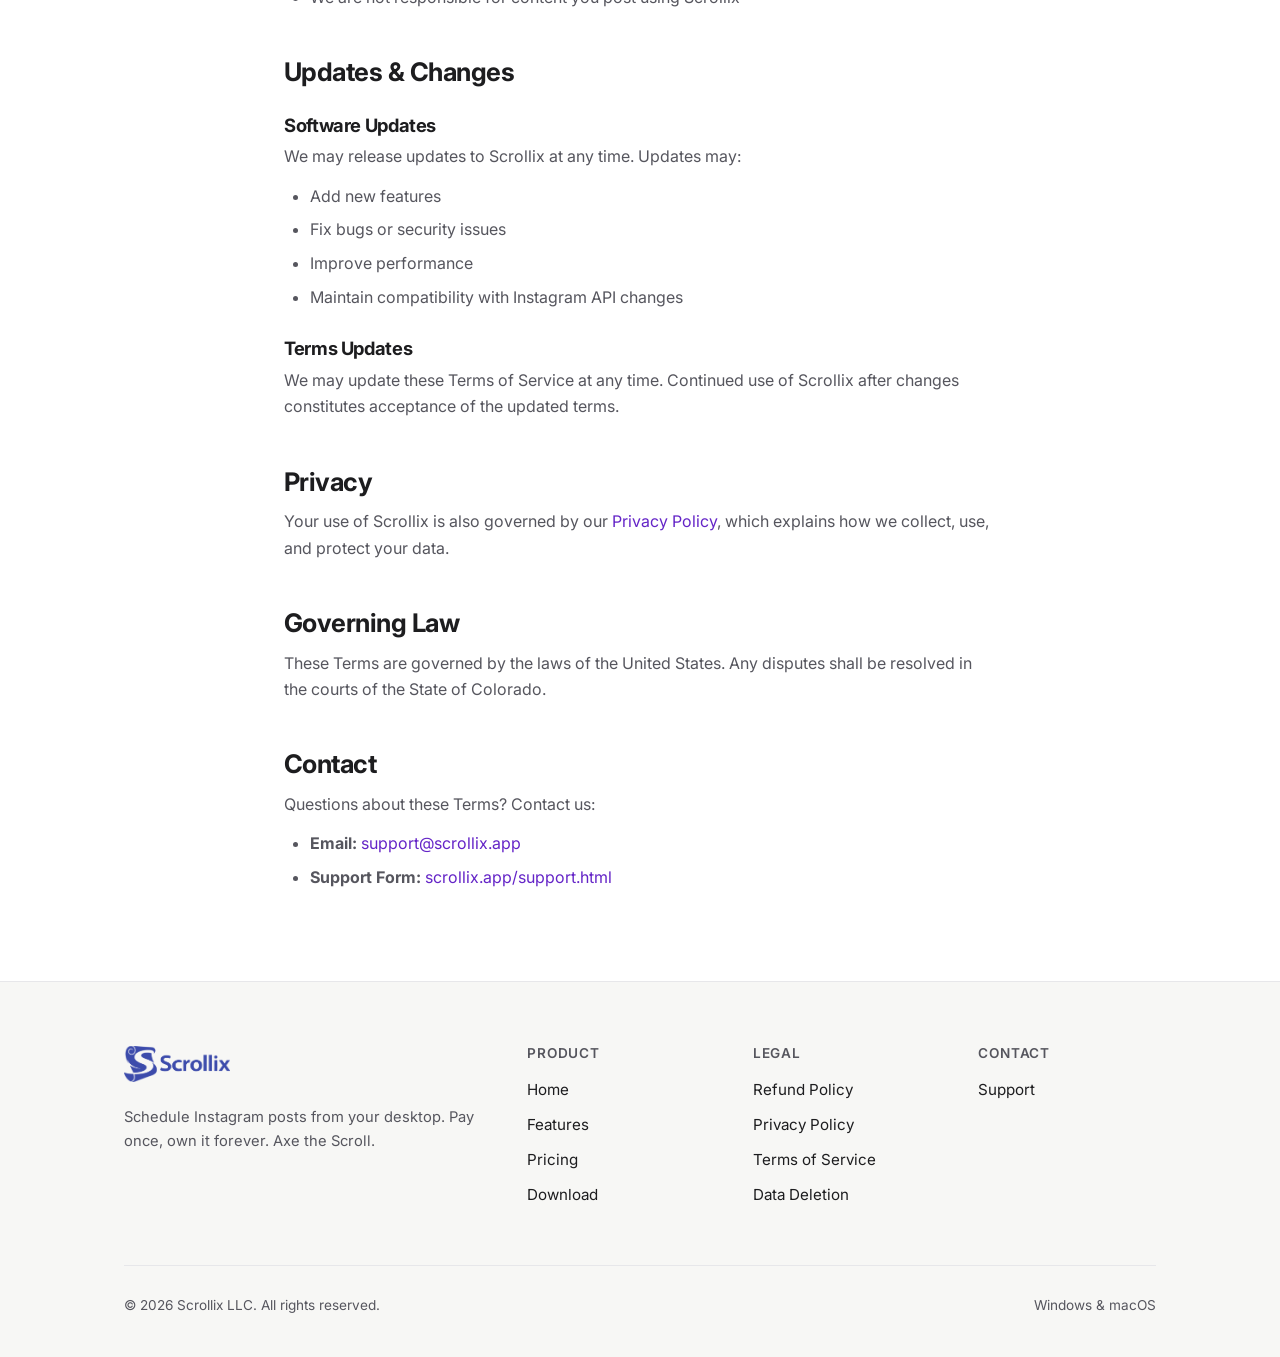
<file: terms-of-service.html>
<!DOCTYPE html>
<html lang="en">
<head>
    <meta charset="UTF-8">
    <meta name="viewport" content="width=device-width, initial-scale=1.0">
    <title>Terms of Service - Scrollix</title>
    <meta name="description" content="Scrollix Terms of Service. Learn about your rights and responsibilities when using Scrollix.">
    <link rel="icon" href="assets/images/Scrollix_LOGO_Transparent.png">
    <link rel="preconnect" href="https://fonts.googleapis.com">
    <link rel="preconnect" href="https://fonts.gstatic.com" crossorigin>
    <link href="https://fonts.googleapis.com/css2?family=Inter:wght@400;500;600;700&display=swap" rel="stylesheet">
    <link rel="stylesheet" href="assets/css/redesign.css">
</head>
<body>
    <!-- Navigation -->
    <nav class="navbar">
        <div class="nav-container">
            <a href="index.html" class="nav-logo">
                <img src="assets/images/Scrollix_LOGO_Transparent.png" alt="Scrollix">
            </a>
            <div class="nav-links">
                <a href="index.html">Home</a>
                <a href="index.html#features">Features</a>
                <a href="index.html#pricing">Pricing</a>
                <a href="support.html">Support</a>
            </div>
            <button class="cta-button nav-cta">Buy Scrollix</button>
        </div>
    </nav>

    <!-- Policy Header -->
    <section class="page-header">
        <div class="container">
            <h1>Terms of Service</h1>
            <p>Last Updated: August 19, 2026</p>
        </div>
    </section>

    <!-- Policy Content -->
    <section class="policy-section">
        <div class="container policy-content">
            <h2>Agreement to Terms</h2>
            <p>By purchasing and using Scrollix, you agree to these Terms of Service. If you do not agree, do not purchase or use the software.</p>

            <h2>License Grant</h2>
            <h3>What You're Buying</h3>
            <p>When you purchase Scrollix, you receive:</p>
            <ul>
                <li><strong>One-time purchase</strong> - Pay once, own forever (no subscriptions)</li>
                <li><strong>Desktop software license</strong> - For Windows and macOS</li>
                <li><strong>2-machine activation limit</strong> - Install on up to 2 computers</li>
                <li><strong>Free updates for version 1.x</strong> - All version 1.x software updates included, as they're released</li>
            </ul>

            <h3>What You're NOT Buying</h3>
            <p>This license does NOT include:</p>
            <ul>
                <li>✗ Source code access</li>
                <li>✗ Right to resell, redistribute, or sublicense</li>
                <li>✗ Right to reverse engineer, decompile, or modify the software</li>
                <li>✗ Ownership of Instagram, Meta, or third-party services</li>
            </ul>

            <h2>Activation &amp; Usage</h2>
            <h3>Serial Number</h3>
            <p>After purchase, you'll receive a unique serial number via email. This serial:</p>
            <ul>
                <li>Can be activated on up to <strong>2 machines</strong> (Windows, macOS, or both)</li>
                <li>Cannot be shared, sold, or transferred to others</li>
                <li>May be deactivated from one machine to activate on a different machine (self-service)</li>
            </ul>

            <h3>Acceptable Use</h3>
            <p>You agree to:</p>
            <ul>
                <li>✓ Use Scrollix only for legal purposes</li>
                <li>✓ Comply with Instagram's Terms of Service and Community Guidelines</li>
                <li>✓ Not use Scrollix to spam, harass, or violate others' rights</li>
                <li>✓ Not share your serial number with unauthorized users</li>
                <li>✓ Not attempt to hack, circumvent, or disable the serial validation system</li>
            </ul>

            <h3>Prohibited Use</h3>
            <p>You may NOT:</p>
            <ul>
                <li>✗ Use Scrollix to violate any laws or third-party terms of service</li>
                <li>✗ Activate your serial on more than 2 machines simultaneously</li>
                <li>✗ Share or resell your serial number</li>
                <li>✗ Use Scrollix to post illegal, harmful, or offensive content</li>
                <li>✗ Attempt to reverse engineer or modify the software</li>
            </ul>

            <h2>Third-Party Services</h2>
            <p>Scrollix integrates with Instagram (owned by Meta Platforms, Inc.). Your use of Instagram through Scrollix is subject to:</p>
            <ul>
                <li>Instagram's Terms of Service</li>
                <li>Instagram's Community Guidelines</li>
                <li>Meta's Data Policy</li>
            </ul>
            <p>Scrollix LLC is not affiliated with, endorsed by, or sponsored by Meta Platforms, Inc.</p>

            <h2>Refund Policy</h2>
            <p>We offer a <strong>14-day Money Back Guarantee</strong> — if an issue makes Scrollix unusable and we are unable to resolve it, we'll refund 100% of your purchase. It does not cover change of mind, missing features, or third-party conflicts. See our full <a href="refund-policy.html">Refund Policy</a> for details.</p>

            <h2>Account Termination</h2>
            <p>We reserve the right to deactivate your serial number and terminate your access if:</p>
            <ul>
                <li>You violate these Terms of Service</li>
                <li>You use Scrollix for illegal activities</li>
                <li>You share your serial number with unauthorized users</li>
                <li>You attempt to hack or circumvent our activation system</li>
            </ul>
            <p>No refund will be issued for terminations due to Terms of Service violations.</p>

            <h2>Software Warranty</h2>
            <h3>Limited Warranty (2 Years)</h3>
            <p>For 2 years from purchase, we warrant that Scrollix will:</p>
            <ul>
                <li>Function substantially as described on scrollix.app</li>
                <li>Be free from critical defects that prevent core functionality</li>
            </ul>
            <p>If Scrollix fails to meet this warranty, your sole remedy is a full refund or reasonable efforts to fix the defect.</p>

            <h3>No Other Warranties</h3>
            <p>EXCEPT AS STATED ABOVE, SCROLLIX IS PROVIDED "AS IS" WITHOUT ANY WARRANTIES, EXPRESS OR IMPLIED, INCLUDING BUT NOT LIMITED TO WARRANTIES OF MERCHANTABILITY OR FITNESS FOR A PARTICULAR PURPOSE.</p>

            <h2>Limitation of Liability</h2>
            <p>TO THE MAXIMUM EXTENT PERMITTED BY LAW:</p>
            <ul>
                <li>Scrollix LLC is not liable for any indirect, incidental, or consequential damages</li>
                <li>Our total liability shall not exceed the amount you paid for Scrollix</li>
                <li>We are not responsible for Instagram API changes, service outages, or account issues</li>
                <li>We are not responsible for content you post using Scrollix</li>
            </ul>

            <h2>Updates &amp; Changes</h2>
            <h3>Software Updates</h3>
            <p>We may release updates to Scrollix at any time. Updates may:</p>
            <ul>
                <li>Add new features</li>
                <li>Fix bugs or security issues</li>
                <li>Improve performance</li>
                <li>Maintain compatibility with Instagram API changes</li>
            </ul>

            <h3>Terms Updates</h3>
            <p>We may update these Terms of Service at any time. Continued use of Scrollix after changes constitutes acceptance of the updated terms.</p>

            <h2>Privacy</h2>
            <p>Your use of Scrollix is also governed by our <a href="privacy-policy.html">Privacy Policy</a>, which explains how we collect, use, and protect your data.</p>

            <h2>Governing Law</h2>
            <p>These Terms are governed by the laws of the United States. Any disputes shall be resolved in the courts of the State of Colorado.</p>

            <h2>Contact</h2>
            <p>Questions about these Terms? Contact us:</p>
            <ul>
                <li><strong>Email:</strong> <a href="mailto:support@scrollix.app">support@scrollix.app</a></li>
                <li><strong>Support Form:</strong> <a href="support.html">scrollix.app/support.html</a></li>
            </ul>
        </div>
    </section>

    <!-- Footer -->
    <footer class="footer">
        <div class="container">
            <div class="footer-content">
                <div class="footer-logo">
                    <img src="assets/images/Scrollix_LOGO_Transparent.png" alt="Scrollix">
                    <p>Schedule Instagram posts from your desktop. Pay once, own it forever. Axe the Scroll.</p>
                </div>
                <div class="footer-column">
                    <h4>Product</h4>
                    <a href="index.html">Home</a>
                    <a href="index.html#features">Features</a>
                    <a href="index.html#pricing">Pricing</a>
                    <a href="download.html">Download</a>
                </div>
                <div class="footer-column">
                    <h4>Legal</h4>
                    <a href="refund-policy.html">Refund Policy</a>
                    <a href="privacy-policy.html">Privacy Policy</a>
                    <a href="terms-of-service.html">Terms of Service</a>
                    <a href="data-deletion.html">Data Deletion</a>
                </div>
                <div class="footer-column">
                    <h4>Contact</h4>
                    <a href="support.html">Support</a>
                </div>
            </div>
            <div class="footer-bottom">
                <p>© 2026 Scrollix LLC. All rights reserved.</p>
                <p>Windows &amp; macOS</p>
            </div>
        </div>
    </footer>

    <!-- Scripts -->
    <script src="assets/js/main.js"></script>
</body>
</html>
</file>
<file: assets/css/redesign.css>
/* ============================================================
   Scrollix — 2026 Redesign ("Confident Professional")
   Things-inspired premium-minimal skin over a conversion-focused
   sales structure. One accent color, real screenshots, calm type.
   ============================================================ */

:root {
    /* Palette — one brand accent on a warm neutral canvas */
    --bg: #ffffff;
    --bg-alt: #f7f7f5;
    --text: #1d1d1f;
    --text-soft: #56565e;
    --accent: #6424C7;
    --accent-dark: #4f1ca0;
    --accent-tint: #f4effc;
    --border: #e7e7ea;
    --success: #1a7f4e;

    /* Type */
    --font: 'Inter', -apple-system, BlinkMacSystemFont, 'SF Pro Text',
            'Segoe UI', Roboto, Helvetica, Arial, sans-serif;

    /* Layout */
    --max-width: 1080px;
    --radius: 12px;
    --radius-lg: 18px;
    --shadow-sm: 0 1px 2px rgba(29, 29, 31, 0.06);
    --shadow-md: 0 6px 24px rgba(29, 29, 31, 0.08);
    --shadow-lg: 0 16px 48px rgba(29, 29, 31, 0.12);
}

* { margin: 0; padding: 0; box-sizing: border-box; }

html { scroll-behavior: smooth; }

body {
    font-family: var(--font);
    font-size: 18px;
    line-height: 1.65;
    color: var(--text);
    background: var(--bg);
    -webkit-font-smoothing: antialiased;
    -moz-osx-font-smoothing: grayscale;
}

.container {
    max-width: var(--max-width);
    margin: 0 auto;
    padding: 0 24px;
}

/* ---------- Typography ---------- */

h1, h2, h3, h4 {
    font-weight: 700;
    line-height: 1.12;
    letter-spacing: -0.02em;
    color: var(--text);
}

h1 { font-size: clamp(2.6rem, 6vw, 4.25rem); }
h2 { font-size: clamp(1.9rem, 4vw, 2.75rem); margin-bottom: 16px; }
h3 { font-size: 1.25rem; margin-bottom: 8px; }

p { color: var(--text-soft); }

a { color: var(--accent); text-decoration: none; }
a:hover { color: var(--accent-dark); }

.section {
    padding: 96px 0;
}

.section-alt {
    background: var(--bg-alt);
    border-top: 1px solid var(--border);
    border-bottom: 1px solid var(--border);
}

.section-heading {
    text-align: center;
    max-width: 720px;
    margin: 0 auto 56px;
}

.section-heading p {
    margin-top: 12px;
    font-size: 1.15rem;
}

.kicker {
    display: inline-block;
    font-size: 0.85rem;
    font-weight: 600;
    letter-spacing: 0.08em;
    text-transform: uppercase;
    color: var(--accent);
    margin-bottom: 16px;
}

/* ---------- Navigation ---------- */

.navbar {
    background: rgba(255, 255, 255, 0.92);
    backdrop-filter: blur(12px);
    -webkit-backdrop-filter: blur(12px);
    border-bottom: 1px solid var(--border);
    position: sticky;
    top: 0;
    z-index: 100;
}

.nav-container {
    max-width: var(--max-width);
    margin: 0 auto;
    padding: 14px 24px;
    display: flex;
    align-items: center;
    justify-content: space-between;
    gap: 16px;
}

.nav-logo { display: flex; align-items: center; }
.nav-logo img { height: 38px; display: block; }

.nav-links {
    display: flex;
    gap: 32px;
}

.nav-links a {
    font-size: 0.95rem;
    font-weight: 500;
    color: var(--text);
}

.nav-links a:hover { color: var(--accent); }

/* ---------- Buttons ---------- */

.cta-button {
    display: inline-block;
    background: var(--accent);
    color: #fff;
    border: none;
    border-radius: 10px;
    padding: 14px 32px;
    font-family: var(--font);
    font-size: 1.05rem;
    font-weight: 600;
    letter-spacing: 0.005em;
    cursor: pointer;
    box-shadow: var(--shadow-sm);
    transition: background 0.15s ease, box-shadow 0.15s ease;
}

.cta-button:hover {
    background: var(--accent-dark);
    box-shadow: var(--shadow-md);
}

.nav-cta {
    padding: 10px 22px;
    font-size: 0.95rem;
}

.cta-subtext {
    font-size: 0.9rem;
    color: var(--text-soft);
    margin-top: 14px;
}

/* ---------- Hero ---------- */

.hero {
    padding: 48px 0 0;
    text-align: center;
}

.hero-icon {
    display: block;
    width: 128px;
    height: 128px;
    margin: 0 auto 28px;
}

.hero-pre {
    display: block;
    font-size: clamp(1.35rem, 3vw, 2.1rem);
    font-weight: 600;
    letter-spacing: -0.01em;
    color: var(--text-soft);
    margin-bottom: 10px;
}

.hero-kicker {
    display: inline-block;
    font-size: 0.85rem;
    font-weight: 600;
    letter-spacing: 0.08em;
    text-transform: uppercase;
    color: var(--text-soft);
    margin-bottom: 20px;
}

.hero h1 {
    max-width: 800px;
    margin: 0 auto 24px;
}

.hero h1 .accent { color: var(--accent); }

.hero-subheadline {
    font-size: 1.3rem;
    line-height: 1.6;
    color: var(--text-soft);
    max-width: 640px;
    margin: 0 auto 40px;
}

.hero-price-row {
    display: flex;
    align-items: baseline;
    justify-content: center;
    gap: 12px;
    margin-bottom: 8px;
    flex-wrap: wrap;
}

.price-was {
    font-size: 1.3rem;
    color: var(--text-soft);
    text-decoration: line-through;
    text-decoration-thickness: 2px;
}

.price-now {
    font-size: 2.4rem;
    font-weight: 700;
    letter-spacing: -0.02em;
    color: var(--text);
}

.price-off {
    display: inline-block;
    background: var(--accent-tint);
    color: var(--accent-dark);
    font-size: 0.85rem;
    font-weight: 700;
    padding: 4px 12px;
    border-radius: 999px;
}

.hero-price-note {
    font-size: 1rem;
    color: var(--text-soft);
    margin-bottom: 28px;
}

.mobile-note {
    display: none;
    font-size: 0.9rem;
    color: var(--text-soft);
    margin-top: 12px;
}

.hero-trust {
    display: flex;
    justify-content: center;
    align-items: center;
    gap: 28px;
    margin-top: 36px;
    flex-wrap: wrap;
}

.trust-item {
    display: flex;
    align-items: center;
    gap: 8px;
    font-size: 0.9rem;
    font-weight: 500;
    color: var(--text-soft);
}

.trust-item svg {
    width: 18px;
    height: 18px;
    color: var(--success);
    flex-shrink: 0;
}

/* Screenshot in a clean window frame */
.hero-shot {
    margin: 64px auto 0;
    max-width: 960px;
    padding: 0 24px;
}

.window-frame {
    background: #fff;
    border: 1px solid var(--border);
    border-radius: var(--radius-lg);
    box-shadow: var(--shadow-lg);
    overflow: hidden;
}

.window-bar {
    display: flex;
    align-items: center;
    gap: 7px;
    padding: 12px 16px;
    background: var(--bg-alt);
    border-bottom: 1px solid var(--border);
}

.window-dot {
    width: 11px;
    height: 11px;
    border-radius: 50%;
    background: #d9d9de;
}

.window-frame img,
.window-body {
    display: block;
    width: 100%;
}

.shot-placeholder {
    padding: 120px 32px;
    text-align: center;
    color: var(--text-soft);
    font-size: 1rem;
    background:
        linear-gradient(180deg, #fbfbfa 0%, #f3f3f1 100%);
}

.hero-bottom {
    height: 96px;
}

/* ---------- Closers strip ---------- */

.closers {
    border-top: 1px solid var(--border);
    border-bottom: 1px solid var(--border);
    background: var(--bg-alt);
    padding: 48px 0;
}

.closers-grid {
    display: grid;
    grid-template-columns: repeat(3, 1fr);
    gap: 40px;
}

.closer-item {
    display: flex;
    align-items: flex-start;
    gap: 14px;
}

.closer-item svg {
    width: 26px;
    height: 26px;
    color: var(--accent);
    flex-shrink: 0;
    margin-top: 3px;
}

.closer-item h3 { font-size: 1.05rem; margin-bottom: 4px; }
.closer-item p { font-size: 0.95rem; line-height: 1.55; }

/* ---------- Problem section ---------- */

.problem-grid,
.features-grid,
.steps-grid {
    display: grid;
    gap: 24px;
}

.problem-grid { grid-template-columns: repeat(3, 1fr); }

.card {
    background: #fff;
    border: 1px solid var(--border);
    border-radius: var(--radius);
    padding: 32px 28px;
    box-shadow: var(--shadow-sm);
}

.card svg {
    width: 28px;
    height: 28px;
    color: var(--accent);
    margin-bottom: 16px;
}

.card h3 { font-size: 1.15rem; }
.card p { font-size: 0.98rem; line-height: 1.6; }

/* Brand-name aside */
.brand-note {
    text-align: center;
    max-width: 620px;
    margin: 72px auto 0;
    padding: 32px;
    background: var(--accent-tint);
    border-radius: var(--radius-lg);
}

.brand-note h3 {
    font-size: 1.35rem;
    margin-bottom: 8px;
}

.brand-note p { font-size: 1.02rem; }

/* ---------- Features ---------- */

.features-grid { grid-template-columns: repeat(3, 1fr); }

/* ---------- How it works ---------- */

.steps-grid { grid-template-columns: repeat(3, 1fr); }

.step-item { text-align: center; padding: 0 12px; }

.step-number {
    width: 52px;
    height: 52px;
    border-radius: 50%;
    background: var(--accent);
    color: #fff;
    display: inline-flex;
    align-items: center;
    justify-content: center;
    font-size: 1.35rem;
    font-weight: 700;
    margin-bottom: 20px;
}

.step-item p { font-size: 0.98rem; }

/* ---------- Pricing ---------- */

.pricing-card {
    max-width: 480px;
    margin: 0 auto 72px;
    background: #fff;
    border: 1px solid var(--border);
    border-radius: var(--radius-lg);
    box-shadow: var(--shadow-md);
    padding: 48px 40px;
    text-align: center;
}

.pricing-badge {
    display: inline-block;
    background: var(--accent-tint);
    color: var(--accent-dark);
    font-size: 0.85rem;
    font-weight: 700;
    letter-spacing: 0.04em;
    text-transform: uppercase;
    padding: 6px 16px;
    border-radius: 999px;
    margin-bottom: 24px;
}

.pricing-price-row {
    display: flex;
    align-items: baseline;
    justify-content: center;
    gap: 14px;
    flex-wrap: wrap;
}

.pricing-was {
    font-size: 1.6rem;
    color: var(--text-soft);
    text-decoration: line-through;
    text-decoration-thickness: 2px;
}

.pricing-now {
    font-size: 4rem;
    font-weight: 700;
    letter-spacing: -0.03em;
    line-height: 1;
    color: var(--text);
}

.pricing-model {
    font-size: 1.1rem;
    font-weight: 600;
    color: var(--text);
    margin: 12px 0 32px;
}

.price-features {
    list-style: none;
    text-align: left;
    margin: 0 auto 32px;
    max-width: 340px;
}

.price-features li {
    display: flex;
    align-items: flex-start;
    gap: 10px;
    padding: 8px 0;
    font-size: 1rem;
    color: var(--text);
}

.price-features svg {
    width: 20px;
    height: 20px;
    color: var(--success);
    flex-shrink: 0;
    margin-top: 3px;
}

/* Comparison table */
.comparison {
    max-width: 860px;
    margin: 0 auto;
}

.comparison h3 {
    text-align: center;
    font-size: 1.6rem;
    margin-bottom: 8px;
}

.comparison-sub {
    text-align: center;
    font-size: 0.98rem;
    margin-bottom: 32px;
}

.comparison-scroll { overflow-x: auto; }

.comparison table {
    width: 100%;
    border-collapse: collapse;
    background: #fff;
    border: 1px solid var(--border);
    border-radius: var(--radius);
    overflow: hidden;
    box-shadow: var(--shadow-sm);
    font-size: 0.98rem;
}

.comparison th,
.comparison td {
    padding: 16px 18px;
    text-align: left;
    border-bottom: 1px solid var(--border);
    white-space: nowrap;
}

.comparison thead th {
    background: var(--bg-alt);
    font-weight: 600;
    font-size: 0.9rem;
    letter-spacing: 0.02em;
    color: var(--text-soft);
}

.comparison thead th.col-scrollix {
    color: var(--accent-dark);
}

.comparison td.col-scrollix {
    color: var(--accent-dark);
    font-weight: 600;
    background: var(--accent-tint);
}

.comparison tbody tr:last-child td { border-bottom: none; }

.comparison-note {
    font-size: 0.82rem;
    color: var(--text-soft);
    margin-top: 12px;
    text-align: center;
}

/* ---------- FAQ ---------- */

.faq-list {
    max-width: 760px;
    margin: 0 auto;
}

.faq-item {
    background: #fff;
    border: 1px solid var(--border);
    border-radius: var(--radius);
    margin-bottom: 12px;
    padding: 20px 24px;
}

.faq-item summary {
    cursor: pointer;
    font-weight: 600;
    font-size: 1.05rem;
    color: var(--text);
    list-style: none;
    display: flex;
    justify-content: space-between;
    align-items: center;
    gap: 16px;
}

.faq-item summary::-webkit-details-marker { display: none; }

.faq-item summary::after {
    content: '+';
    color: var(--accent);
    font-size: 1.4rem;
    font-weight: 500;
    line-height: 1;
    transition: transform 0.15s ease;
    flex-shrink: 0;
}

.faq-item[open] summary::after { transform: rotate(45deg); }

.faq-item p, .faq-item ul {
    margin-top: 14px;
    color: var(--text-soft);
    font-size: 0.98rem;
    line-height: 1.65;
}

.faq-item ul { margin-left: 22px; }
.faq-item li { margin-bottom: 6px; }

/* ---------- Final CTA ---------- */

.final-cta {
    background: var(--text);
    color: #fff;
    text-align: center;
    padding: 96px 0;
}

.final-cta h2 { color: #fff; }

.final-cta p {
    color: rgba(255, 255, 255, 0.75);
    font-size: 1.15rem;
    max-width: 560px;
    margin: 0 auto 36px;
}

.final-cta .cta-subtext { color: rgba(255, 255, 255, 0.6); }

/* ---------- Footer ---------- */

.footer {
    background: var(--bg-alt);
    border-top: 1px solid var(--border);
    padding: 64px 0 40px;
}

.footer-content {
    display: grid;
    grid-template-columns: 2fr 1fr 1fr 1fr;
    gap: 48px;
    margin-bottom: 48px;
}

.footer-logo img { height: 36px; margin-bottom: 16px; }

.footer-logo p {
    font-size: 0.92rem;
    line-height: 1.6;
}

.footer-column h4 {
    font-size: 0.85rem;
    font-weight: 600;
    letter-spacing: 0.06em;
    text-transform: uppercase;
    color: var(--text-soft);
    margin-bottom: 16px;
}

.footer-column a {
    display: block;
    color: var(--text);
    font-size: 0.95rem;
    margin-bottom: 10px;
}

.footer-column a:hover { color: var(--accent); }

.footer-bottom {
    border-top: 1px solid var(--border);
    padding-top: 28px;
    display: flex;
    justify-content: space-between;
    gap: 16px;
    flex-wrap: wrap;
    font-size: 0.85rem;
    color: var(--text-soft);
}

/* ---------- Page header (subpages) ---------- */

.page-header {
    background: var(--bg-alt);
    border-bottom: 1px solid var(--border);
    padding: 64px 0;
    text-align: center;
}

.page-header h1 {
    font-size: clamp(2rem, 5vw, 3rem);
}

.page-header p {
    margin-top: 10px;
    font-size: 0.95rem;
    color: var(--text-soft);
}

/* ---------- Policy pages ---------- */

.policy-section {
    padding: 72px 0;
}

.policy-content {
    max-width: 760px;
}

.policy-content h2 {
    font-size: 1.6rem;
    margin-top: 48px;
    margin-bottom: 12px;
}

.policy-content h2:first-child { margin-top: 0; }

.policy-content h3 {
    font-size: 1.15rem;
    margin-top: 28px;
    margin-bottom: 8px;
}

.policy-content p {
    margin-bottom: 14px;
    font-size: 1rem;
}

.policy-content ul,
.policy-content ol {
    margin: 0 0 18px 26px;
    color: var(--text-soft);
    font-size: 1rem;
}

.policy-content li { margin-bottom: 8px; line-height: 1.6; }

.policy-content code {
    background: var(--bg-alt);
    border: 1px solid var(--border);
    padding: 2px 7px;
    border-radius: 6px;
    font-family: 'SF Mono', Monaco, 'Cascadia Code', 'Courier New', monospace;
    font-size: 0.88em;
    color: var(--text);
    word-break: break-all;
}

.callout {
    background: var(--accent-tint);
    border-radius: var(--radius);
    padding: 22px 26px;
    margin: 24px 0;
}

.callout p { margin-bottom: 0; color: var(--text); }

/* ---------- Download page ---------- */

.download-section {
    padding: 72px 0;
    text-align: center;
}

.download-note {
    max-width: 680px;
    margin: 0 auto 40px;
    font-size: 1.02rem;
}

.download-os-heading {
    font-size: 1.3rem;
    margin: 40px 0 20px;
}

.download-buttons {
    display: flex;
    justify-content: center;
    gap: 16px;
    flex-wrap: wrap;
}

.download-button {
    display: inline-block;
    background: #fff;
    color: var(--text);
    border: 1px solid var(--border);
    border-radius: var(--radius);
    padding: 16px 28px;
    font-size: 1rem;
    font-weight: 600;
    line-height: 1.4;
    box-shadow: var(--shadow-sm);
    transition: border-color 0.15s ease, box-shadow 0.15s ease, color 0.15s ease;
}

a.download-button:hover {
    border-color: var(--accent);
    color: var(--accent);
    box-shadow: var(--shadow-md);
}

.download-arch {
    display: block;
    font-size: 0.85rem;
    font-weight: 400;
    color: var(--text-soft);
}

.download-version {
    margin-top: 24px;
    font-size: 0.9rem;
    color: var(--text-soft);
}

.arch-help {
    margin-top: 16px;
    font-size: 0.9rem;
    color: var(--text-soft);
}

.arch-help-trigger {
    position: relative;
    color: var(--accent);
    font-weight: 600;
    cursor: help;
    text-decoration: underline dotted;
}

.arch-help-tooltip {
    display: none;
    position: absolute;
    bottom: 130%;
    left: 50%;
    transform: translateX(-50%);
    width: 320px;
    max-width: 90vw;
    background: var(--text);
    color: #fff;
    text-align: left;
    font-size: 0.85rem;
    font-weight: 400;
    line-height: 1.5;
    border-radius: var(--radius);
    padding: 14px 16px;
    box-shadow: var(--shadow-md);
    z-index: 10;
}

.arch-help-trigger:hover .arch-help-tooltip,
.arch-help-trigger:focus .arch-help-tooltip {
    display: block;
}

/* Windows first-install guidance */
.win-notice {
    max-width: 680px;
    margin: 40px auto 0;
    padding: 26px 28px;
    background: #fff;
    border: 1px solid var(--border);
    border-radius: var(--radius);
    box-shadow: var(--shadow-sm);
    text-align: left;
}

.win-notice h3 {
    font-size: 1.05rem;
    margin: 0 0 12px;
}

.win-notice p {
    margin: 0 0 12px;
    font-size: 0.95rem;
}

.win-steps {
    margin: 0 0 12px;
    padding-left: 1.25rem;
    color: var(--text-soft);
    font-size: 0.95rem;
}

.win-steps li { margin-bottom: 12px; }

.win-step-detail {
    display: block;
    margin-top: 4px;
    font-size: 0.9rem;
}

.win-verify {
    margin-bottom: 0 !important;
    padding-top: 14px;
    border-top: 1px solid var(--border);
}

.win-verify a { font-weight: 600; }

/* Open-source licence notice (GPL compliance - bundled FFmpeg/x264).
   The written offer must remain publicly visible for at least 3 years
   after the last distribution of the binaries it covers. */
.licence-note {
    max-width: 680px;
    margin: 56px auto 0;
    padding-top: 24px;
    border-top: 1px solid var(--border);
    color: var(--text-soft);
    font-size: 0.9rem;
    line-height: 1.6;
    text-align: left;
}

.licence-note h2 {
    font-size: 1.1rem;
    margin-bottom: 12px;
}

.licence-note p { margin-bottom: 12px; }

/* Scoped with :not() so it cannot override .licence-source-button below —
   that button's label is white on the accent colour. */
.licence-note a:not(.licence-source-button):not(.licence-source-url) {
    font-weight: 600;
    word-break: break-word;
}

.licence-note .licence-offer {
    font-size: 0.82rem;
    opacity: 0.85;
}

.licence-source-button,
.licence-source-button:link,
.licence-source-button:visited {
    display: inline-block;
    padding: 0.5rem 1rem;
    background: var(--accent);
    color: #fff;
    border-radius: 8px;
    font-size: 0.85rem;
    font-weight: 600;
    text-decoration: none;
    transition: background 0.15s ease;
}

.licence-source-button:hover,
.licence-source-button:focus {
    background: var(--accent-dark);
    color: #fff;
}

/* The literal URL stays visible for anyone auditing compliance, but small
   enough that the button remains the primary affordance. */
.licence-source-url,
.licence-source-url:link,
.licence-source-url:visited {
    display: block;
    margin-top: 0.4rem;
    font-size: 0.68rem;
    line-height: 1.4;
    color: var(--text-soft);
    opacity: 0.75;
    word-break: break-all;
    text-decoration: underline;
}

.licence-source-url:hover,
.licence-source-url:focus {
    opacity: 1;
    color: var(--accent);
}

/* ---------- Support page / forms ---------- */

.support-section {
    padding: 56px 0;
}

.support-section > .container > p {
    text-align: center;
    margin-bottom: 32px;
}

.support-section h2 {
    font-size: 1.6rem;
    margin-bottom: 20px;
    text-align: center;
}

.contact-form {
    max-width: 640px;
    margin: 0 auto;
    background: #fff;
    border: 1px solid var(--border);
    border-radius: var(--radius-lg);
    box-shadow: var(--shadow-md);
    padding: 36px;
}

.form-group { margin-bottom: 22px; }

.form-group label {
    display: block;
    font-weight: 600;
    font-size: 0.95rem;
    margin-bottom: 8px;
    color: var(--text);
}

.form-input,
.form-select,
.form-textarea {
    width: 100%;
    padding: 13px 16px;
    border: 1px solid var(--border);
    border-radius: 10px;
    font-family: var(--font);
    font-size: 1rem;
    color: var(--text);
    background: var(--bg-alt);
    transition: border-color 0.15s ease, background 0.15s ease, box-shadow 0.15s ease;
}

.form-input:focus,
.form-select:focus,
.form-textarea:focus {
    outline: none;
    border-color: var(--accent);
    background: #fff;
    box-shadow: 0 0 0 3px rgba(100, 36, 199, 0.12);
}

.form-textarea {
    resize: vertical;
    min-height: 160px;
    line-height: 1.6;
}

.form-hint {
    font-size: 0.85rem;
    color: var(--text-soft);
    margin-top: 6px;
}

.submit-button {
    display: block;
    width: 100%;
    background: var(--accent);
    color: #fff;
    border: none;
    border-radius: 10px;
    padding: 15px 32px;
    font-family: var(--font);
    font-size: 1.05rem;
    font-weight: 600;
    cursor: pointer;
    box-shadow: var(--shadow-sm);
    transition: background 0.15s ease, box-shadow 0.15s ease;
}

.submit-button:hover {
    background: var(--accent-dark);
    box-shadow: var(--shadow-md);
}

.form-status {
    margin-top: 24px;
    padding: 20px;
    border-radius: var(--radius);
    white-space: pre-line;
    font-weight: 500;
    font-size: 0.98rem;
}

.form-status-success {
    background: #e8f6ee;
    color: #14532d;
    border: 1px solid #86dcab;
}

.form-status-error {
    background: #fdeaea;
    color: #7f1d1d;
    border: 1px solid #f3b4b4;
}

.faq-section-sub {
    padding: 40px 0 80px;
}

.faq-section-sub h2 {
    text-align: center;
    font-size: 1.6rem;
    margin-bottom: 24px;
}

.faq-section-sub .faq-item h4 {
    margin-top: 14px;
    font-size: 0.98rem;
}

.contact-info {
    background: var(--accent-tint);
    border-radius: var(--radius);
    padding: 24px 28px;
    margin-top: 40px;
}

.contact-info h3 { margin-top: 0; }
.contact-info p { margin-bottom: 8px; }

/* ---------- Mobile ---------- */

@media (max-width: 900px) {
    .problem-grid,
    .features-grid,
    .steps-grid,
    .closers-grid {
        grid-template-columns: 1fr;
    }

    .footer-content {
        grid-template-columns: 1fr 1fr;
    }
}

@media (max-width: 640px) {
    .section { padding: 64px 0; }
    .hero { padding: 36px 0 0; }
    .nav-links { display: none; }
    .mobile-note { display: block; }
    .pricing-now { font-size: 3rem; }
    .pricing-card { padding: 36px 24px; }
    .cta-button { width: 100%; }
    .nav-cta { width: auto; }
    .footer-content { grid-template-columns: 1fr; gap: 32px; }
    .comparison th, .comparison td { padding: 12px 12px; font-size: 0.88rem; }
    .contact-form { padding: 24px 20px; }
    .download-buttons { flex-direction: column; align-items: stretch; }
    .page-header { padding: 44px 0; }
    .hero-icon { width: 88px; height: 88px; margin-bottom: 20px; }
}
</file>
